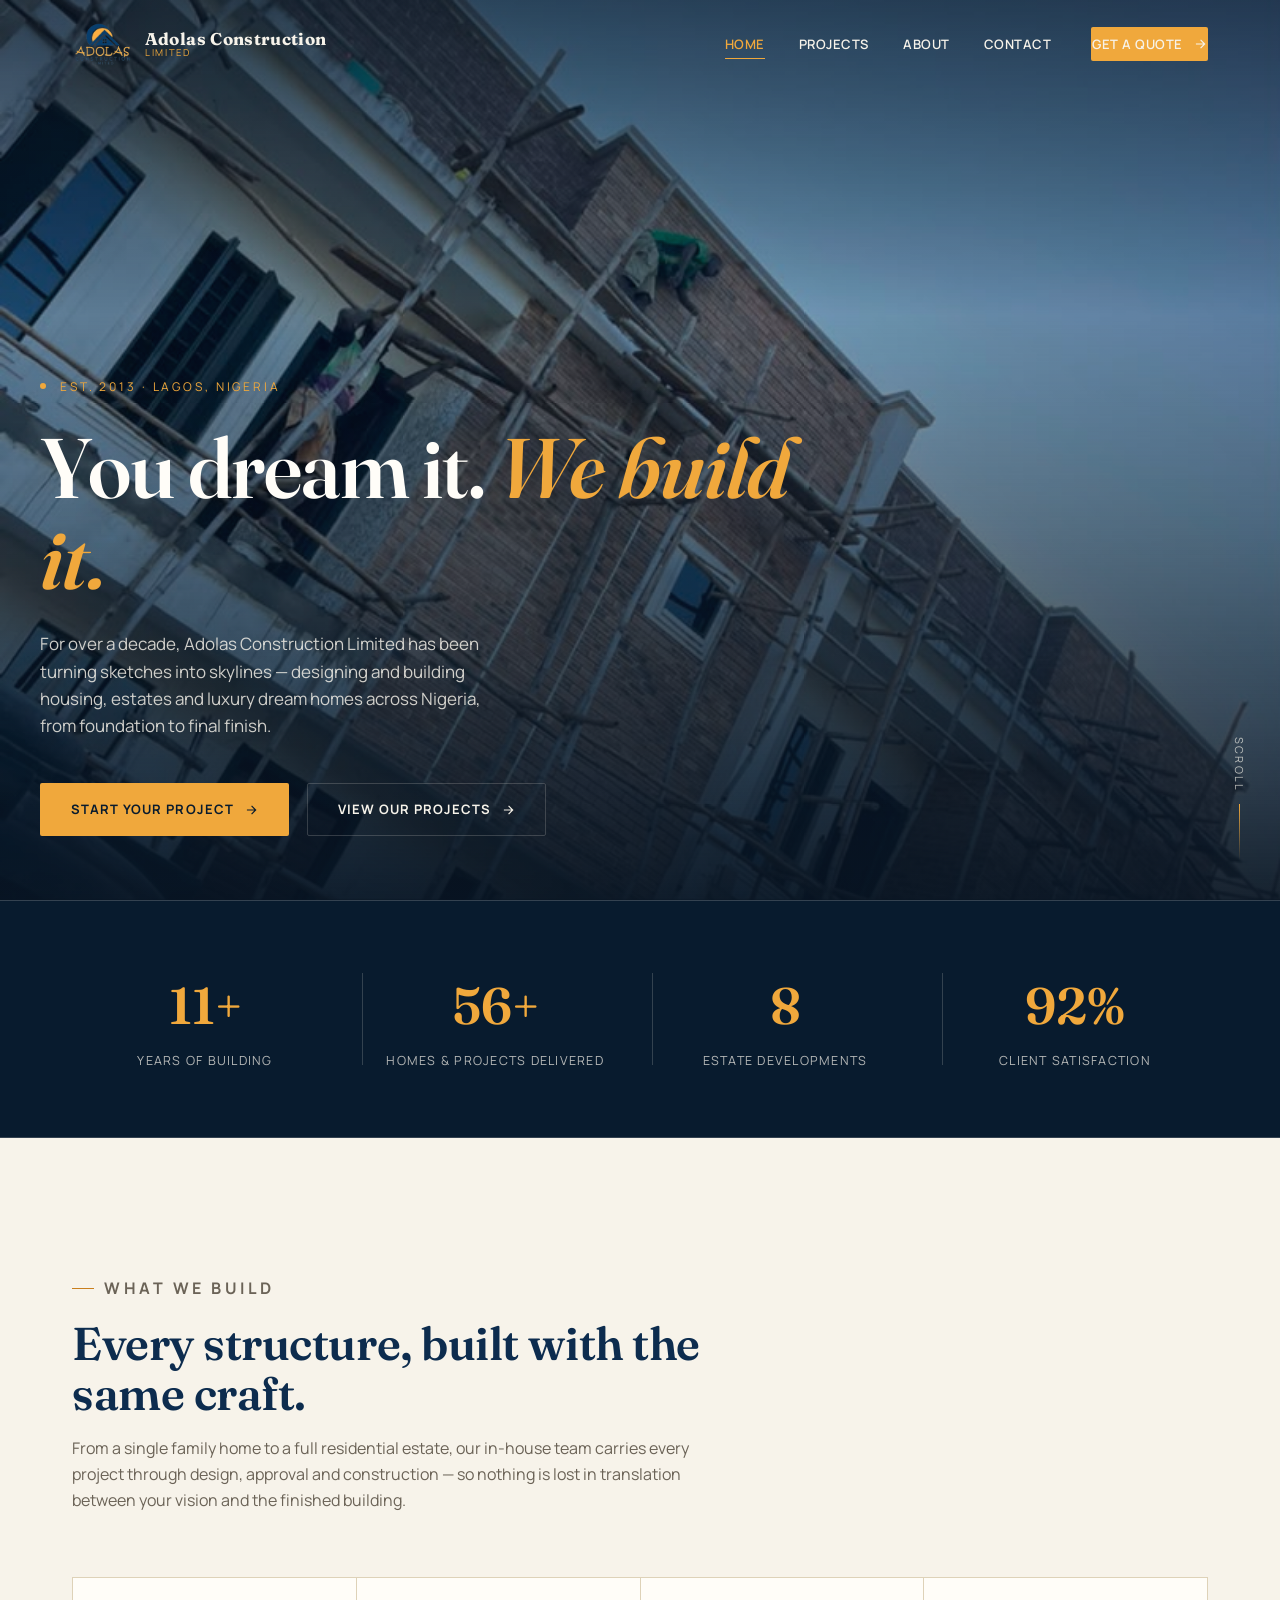
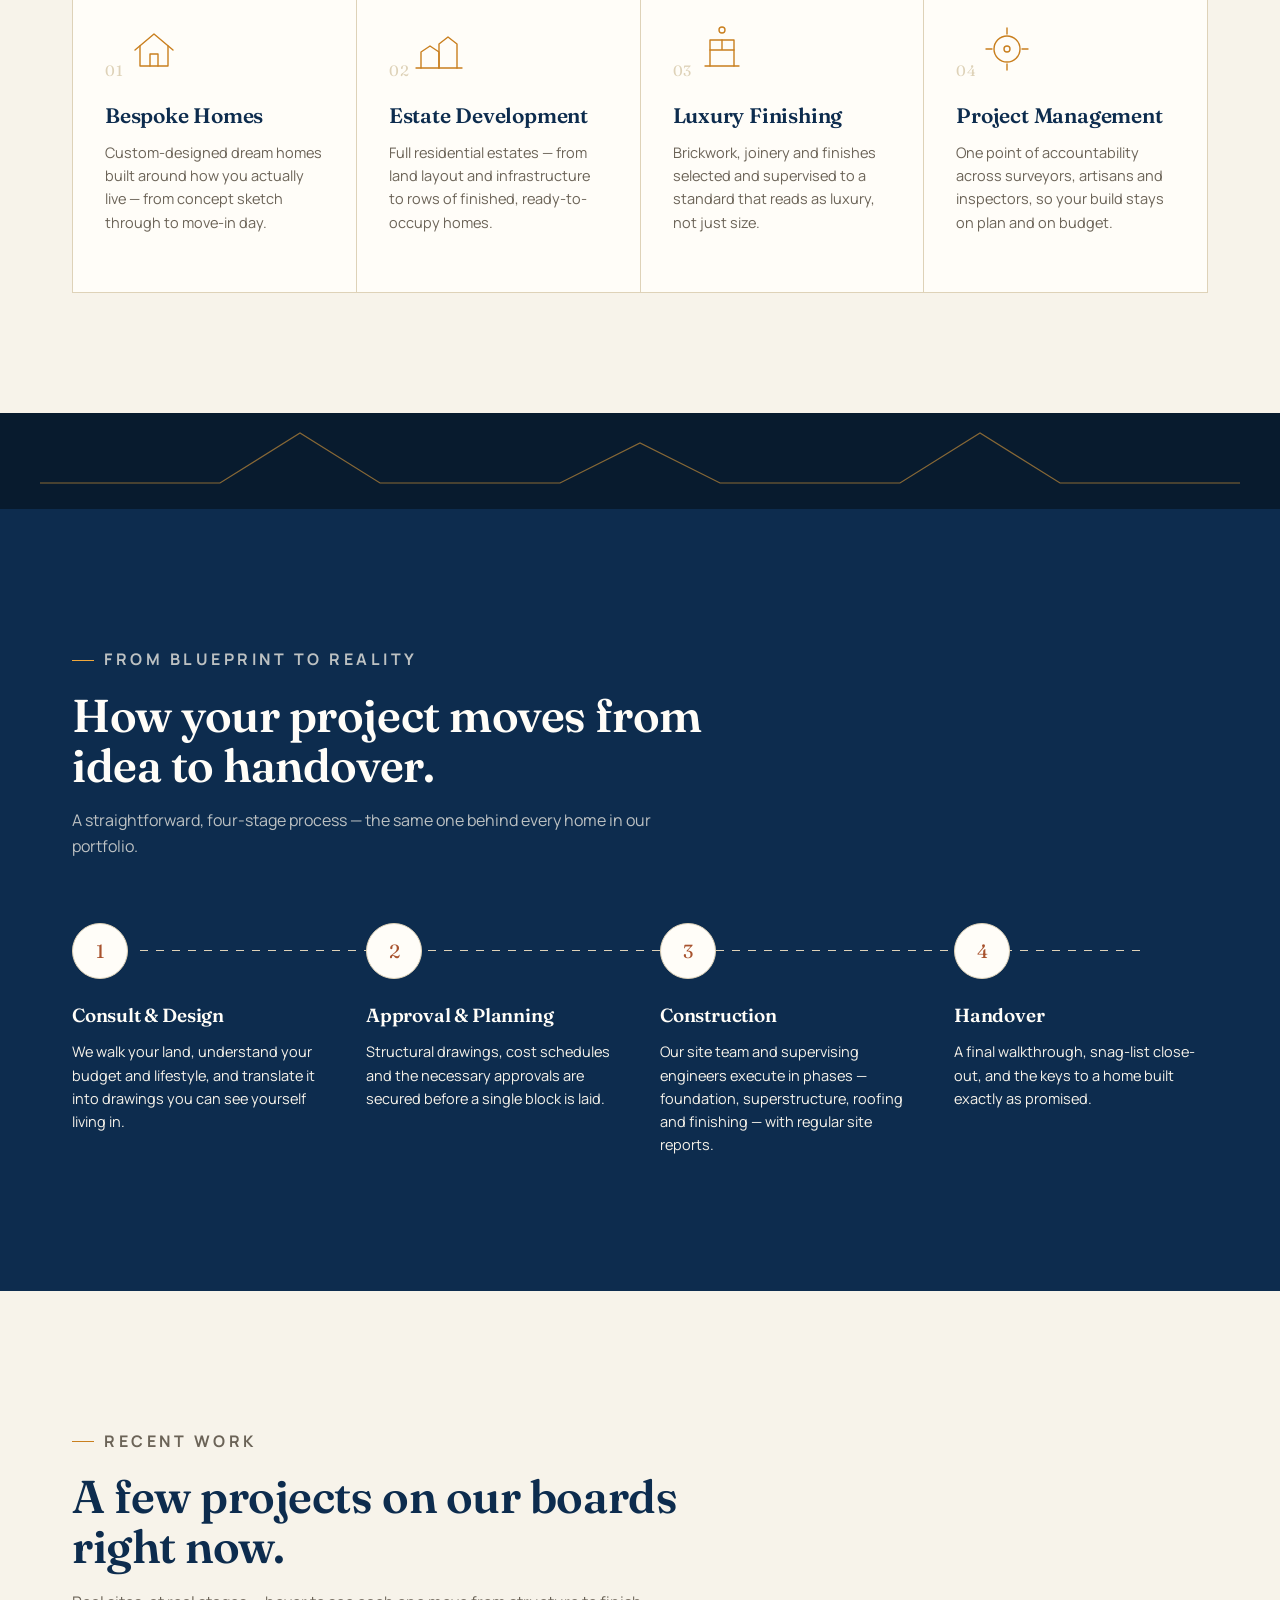
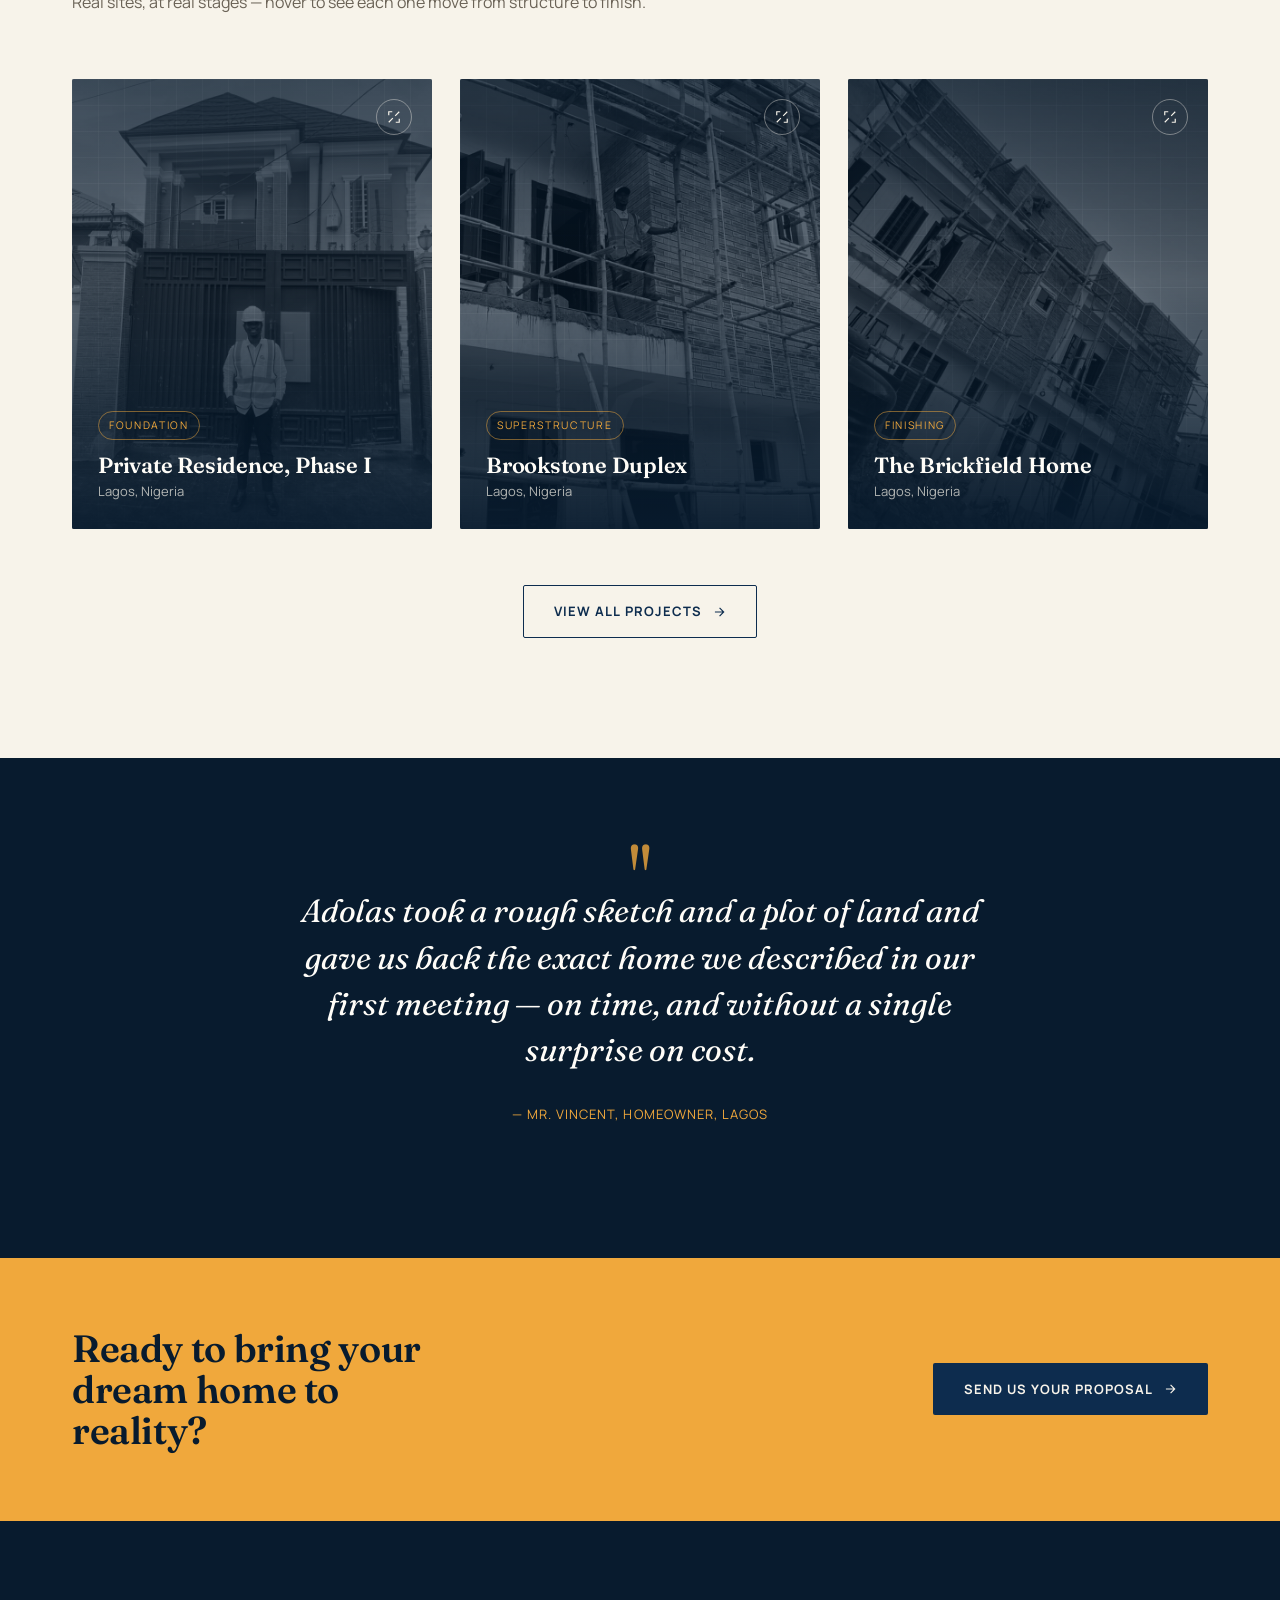
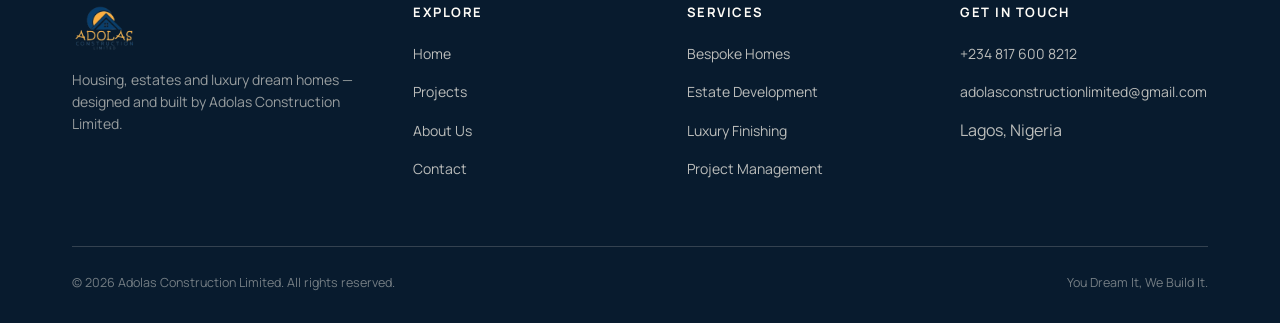
<file: index.html>
<!DOCTYPE html>
<html lang="en">
<head>
<meta charset="UTF-8">
<meta name="viewport" content="width=device-width, initial-scale=1.0">
<title>Adolas Construction Limited — You Dream It, We Build It</title>
<meta name="description" content="Adolas Construction Limited (ACL) designs and builds bespoke homes, estates and luxury residences across Nigeria. Over a decade of turning dream homes into reality.">
<link rel="icon" href="assets/img/logo.png">
<link rel="preconnect" href="https://fonts.googleapis.com">
<link rel="preconnect" href="https://fonts.gstatic.com" crossorigin>
<link href="https://fonts.googleapis.com/css2?family=Fraunces:ital,opsz,wght@0,9..144,500;0,9..144,600;1,9..144,500&family=Manrope:wght@400;500;600;700;800&display=swap" rel="stylesheet">
<link rel="stylesheet" href="css/style.css">
</head>
<body>
<a class="skip-link" href="#main">Skip to content</a>

<!-- ================= HEADER ================= -->
<header class="site-header">
  <div class="container">
    <a class="brand" href="index.html">
      <img src="assets/img/logo.png" alt="Adolas Construction Limited logo">
      <span class="brand-text"><strong>Adolas Construction</strong><span>Limited</span></span>
    </a>
    <nav class="main-nav" id="main-nav">
      <ul>
        <li><a href="index.html">Home</a></li>
        <li><a href="projects.html">Projects</a></li>
        <li><a href="about.html">About</a></li>
        <li><a href="contact.html">Contact</a></li>
      </ul>
      <div class="nav-cta">
        <a class="btn btn-gold" href="contact.html"><span>Get a Quote</span>
          <svg viewBox="0 0 24 24" fill="none" stroke="currentColor" stroke-width="2"><path d="M5 12h14M13 5l7 7-7 7"/></svg>
        </a>
      </div>
    </nav>
    <button class="nav-toggle" aria-label="Toggle menu" aria-expanded="false" aria-controls="main-nav">
      <svg viewBox="0 0 24 24" fill="none" stroke="currentColor" stroke-width="2"><path d="M4 7h16M4 12h16M4 17h16"/></svg>
    </button>
  </div>
</header>

<main id="main">

  <!-- ================= HERO ================= -->
  <section class="hero">
    <div class="hero-media">
      <img src="assets/img/site-06.jpeg" alt="A nearly-completed two-storey brick residence built by Adolas Construction Limited">
    </div>
    <div class="hero-inner container">
      <p class="hero-tag"><span class="dot"></span> Est. 2013 · Lagos, Nigeria</p>
      <h1>You dream it. <em>We build it.</em></h1>
      <p class="hero-sub">For over a decade, Adolas Construction Limited has been turning sketches into skylines — designing and building housing, estates and luxury dream homes across Nigeria, from foundation to final finish.</p>
      <div class="hero-actions">
        <a class="btn btn-gold" href="contact.html">Start Your Project
          <svg viewBox="0 0 24 24" fill="none" stroke="currentColor" stroke-width="2"><path d="M5 12h14M13 5l7 7-7 7"/></svg>
        </a>
        <a class="btn btn-line" href="projects.html">View Our Projects
          <svg viewBox="0 0 24 24" fill="none" stroke="currentColor" stroke-width="2"><path d="M5 12h14M13 5l7 7-7 7"/></svg>
        </a>
      </div>
    </div>
    <div class="hero-scroll">
      <span>Scroll</span>
      <div class="line"></div>
    </div>
  </section>

  <!-- ================= STATS ================= -->
  <section class="stats">
    <div class="container stats-grid">
      <div class="stat reveal"><b data-count="12" data-suffix="+">0</b><span>Years of Building</span></div>
      <div class="stat reveal"><b data-count="60" data-suffix="+">0</b><span>Homes &amp; Projects Delivered</span></div>
      <div class="stat reveal"><b data-count="8" data-suffix="">0</b><span>Estate Developments</span></div>
      <div class="stat reveal"><b data-count="98" data-suffix="%">0</b><span>Client Satisfaction</span></div>
    </div>
  </section>

  <!-- ================= WHAT WE BUILD ================= -->
  <section class="section">
    <div class="container">
      <div class="section-head reveal">
        <p class="eyebrow">What We Build</p>
        <h2>Every structure, built with the same craft.</h2>
        <p>From a single family home to a full residential estate, our in-house team carries every project through design, approval and construction — so nothing is lost in translation between your vision and the finished building.</p>
      </div>
    </div>
    <div class="container">
      <div class="services-grid reveal-stagger">
        <div class="service-card reveal" style="--i:0">
          <span class="num">01</span>
          <svg class="sketch-icon" viewBox="0 0 54 54"><path d="M8 28L27 12l19 16"/><path d="M13 24v20h28V24"/><path d="M23 44V32h8v12"/></svg>
          <h3>Bespoke Homes</h3>
          <p>Custom-designed dream homes built around how you actually live — from concept sketch through to move-in day.</p>
        </div>
        <div class="service-card reveal" style="--i:1">
          <span class="num">02</span>
          <svg class="sketch-icon" viewBox="0 0 54 54"><path d="M4 46h46"/><path d="M9 46V30l9-6 9 6v16"/><path d="M27 46V22l9-7 9 7v24"/></svg>
          <h3>Estate Development</h3>
          <p>Full residential estates — from land layout and infrastructure to rows of finished, ready-to-occupy homes.</p>
        </div>
        <div class="service-card reveal" style="--i:2">
          <span class="num">03</span>
          <svg class="sketch-icon" viewBox="0 0 54 54"><path d="M10 44h34"/><path d="M15 44V18h24v26"/><path d="M15 28h24M27 18v10"/><circle cx="27" cy="8" r="3"/></svg>
          <h3>Luxury Finishing</h3>
          <p>Brickwork, joinery and finishes selected and supervised to a standard that reads as luxury, not just size.</p>
        </div>
        <div class="service-card reveal" style="--i:3">
          <span class="num">04</span>
          <svg class="sketch-icon" viewBox="0 0 54 54"><path d="M27 6v6M27 42v6M6 27h6M42 27h6"/><circle cx="27" cy="27" r="13"/><circle cx="27" cy="27" r="3"/></svg>
          <h3>Project Management</h3>
          <p>One point of accountability across surveyors, artisans and inspectors, so your build stays on plan and on budget.</p>
        </div>
      </div>
    </div>
  </section>

  <!-- ================= BLUEPRINT DIVIDER ================= -->
  <div class="blueprint-divider" aria-hidden="true">
    <svg viewBox="0 0 1200 96" preserveAspectRatio="none">
      <path d="M0 70 L180 70 L260 20 L340 70 L520 70 L600 30 L680 70 L860 70 L940 20 L1020 70 L1200 70"/>
    </svg>
  </div>

  <!-- ================= PROCESS ================= -->
  <section class="section section-navy">
    <div class="container">
      <div class="section-head reveal">
        <p class="eyebrow on-dark">From Blueprint to Reality</p>
        <h2>How your project moves from idea to handover.</h2>
        <p>A straightforward, four-stage process — the same one behind every home in our portfolio.</p>
      </div>
      <div class="process reveal-stagger">
        <div class="step reveal" style="--i:0">
          <div class="step-index">1</div>
          <h3>Consult &amp; Design</h3>
          <p>We walk your land, understand your budget and lifestyle, and translate it into drawings you can see yourself living in.</p>
        </div>
        <div class="step reveal" style="--i:1">
          <div class="step-index">2</div>
          <h3>Approval &amp; Planning</h3>
          <p>Structural drawings, cost schedules and the necessary approvals are secured before a single block is laid.</p>
        </div>
        <div class="step reveal" style="--i:2">
          <div class="step-index">3</div>
          <h3>Construction</h3>
          <p>Our site team and supervising engineers execute in phases — foundation, superstructure, roofing and finishing — with regular site reports.</p>
        </div>
        <div class="step reveal" style="--i:3">
          <div class="step-index">4</div>
          <h3>Handover</h3>
          <p>A final walkthrough, snag-list close-out, and the keys to a home built exactly as promised.</p>
        </div>
      </div>
    </div>
  </section>

  <!-- ================= FEATURED PROJECTS ================= -->
  <section class="section">
    <div class="container">
      <div class="section-head reveal">
        <p class="eyebrow">Recent Work</p>
        <h2>A few projects on our boards right now.</h2>
        <p>Real sites, at real stages — hover to see each one move from structure to finish.</p>
      </div>
      <div class="project-grid">
        <a class="project-card reveal" style="--i:0" href="projects.html">
          <span class="photo" style="background-image:url('assets/img/site-07.jpeg')"></span>
          <span class="grid-lines"></span>
          <span class="blueprint-overlay"></span>
          <span class="expand"><svg viewBox="0 0 24 24" fill="none" stroke="currentColor" stroke-width="2"><path d="M9 3H3v6M15 21h6v-6M21 3l-7 7M3 21l7-7"/></svg></span>
          <span class="card-body">
            <span class="tag">Foundation</span>
            <h3>Private Residence, Phase I</h3>
            <span class="loc">Lagos, Nigeria</span>
          </span>
        </a>
        <a class="project-card reveal" style="--i:1" href="projects.html">
          <span class="photo" style="background-image:url('assets/img/site-03.jpeg')"></span>
          <span class="grid-lines"></span>
          <span class="blueprint-overlay"></span>
          <span class="expand"><svg viewBox="0 0 24 24" fill="none" stroke="currentColor" stroke-width="2"><path d="M9 3H3v6M15 21h6v-6M21 3l-7 7M3 21l7-7"/></svg></span>
          <span class="card-body">
            <span class="tag">Superstructure</span>
            <h3>Brookstone Duplex</h3>
            <span class="loc">Lagos, Nigeria</span>
          </span>
        </a>
        <a class="project-card reveal" style="--i:2" href="projects.html">
          <span class="photo" style="background-image:url('assets/img/site-06.jpeg')"></span>
          <span class="grid-lines"></span>
          <span class="blueprint-overlay"></span>
          <span class="expand"><svg viewBox="0 0 24 24" fill="none" stroke="currentColor" stroke-width="2"><path d="M9 3H3v6M15 21h6v-6M21 3l-7 7M3 21l7-7"/></svg></span>
          <span class="card-body">
            <span class="tag">Finishing</span>
            <h3>The Brickfield Home</h3>
            <span class="loc">Lagos, Nigeria</span>
          </span>
        </a>
      </div>
      <div class="view-all-row reveal">
        <a class="btn btn-outline-navy" href="projects.html">View All Projects
          <svg viewBox="0 0 24 24" fill="none" stroke="currentColor" stroke-width="2"><path d="M5 12h14M13 5l7 7-7 7"/></svg>
        </a>
      </div>
    </div>
  </section>

  <!-- ================= TESTIMONIAL ================= -->
  <section class="section section-deep">
    <div class="container testimonial reveal">
      <span class="testimonial-quote-mark">"</span>
      <blockquote>Adolas took a rough sketch and a plot of land and gave us back the exact home we described in our first meeting — on time, and without a single surprise on cost.</blockquote>
      <p class="who">— Mr. Vincent, Homeowner, Lagos</p>
    </div>
  </section>

  <!-- ================= CTA ================= -->
  <section class="cta-band">
    <div class="container">
      <h2>Ready to bring your dream home to reality?</h2>
      <a class="btn btn-navy" href="contact.html">Send Us Your Proposal
        <svg viewBox="0 0 24 24" fill="none" stroke="currentColor" stroke-width="2"><path d="M5 12h14M13 5l7 7-7 7"/></svg>
      </a>
    </div>
  </section>

</main>

<!-- ================= FOOTER ================= -->
<footer class="site-footer">
  <div class="container">
    <div class="footer-top">
      <div class="footer-brand">
        <img src="assets/img/logo.png" alt="Adolas Construction Limited logo">
        <p>Housing, estates and luxury dream homes — designed and built by Adolas Construction Limited.</p>
      </div>
      <div class="footer-col">
        <h4>Explore</h4>
        <ul>
          <li><a href="index.html">Home</a></li>
          <li><a href="projects.html">Projects</a></li>
          <li><a href="about.html">About Us</a></li>
          <li><a href="contact.html">Contact</a></li>
        </ul>
      </div>
      <div class="footer-col">
        <h4>Services</h4>
        <ul>
          <li><a href="index.html#main">Bespoke Homes</a></li>
          <li><a href="index.html#main">Estate Development</a></li>
          <li><a href="index.html#main">Luxury Finishing</a></li>
          <li><a href="index.html#main">Project Management</a></li>
        </ul>
      </div>
      <div class="footer-col">
        <h4>Get in Touch</h4>
        <ul>
          <li><a href="tel:+2348176008212">+234 817 600 8212</a></li>
          <li><a href="mailto:adolasconstructionlimited@gmail.com">adolasconstructionlimited@gmail.com</a></li>
          <li>Lagos, Nigeria</li>
        </ul>
      </div>
    </div>
    <div class="footer-bottom">
      <span>© <span id="year"></span> Adolas Construction Limited. All rights reserved.</span>
      <span>You Dream It, We Build It.</span>
    </div>
  </div>
</footer>

<script src="js/main.js"></script>
</body>
</html>
</file>
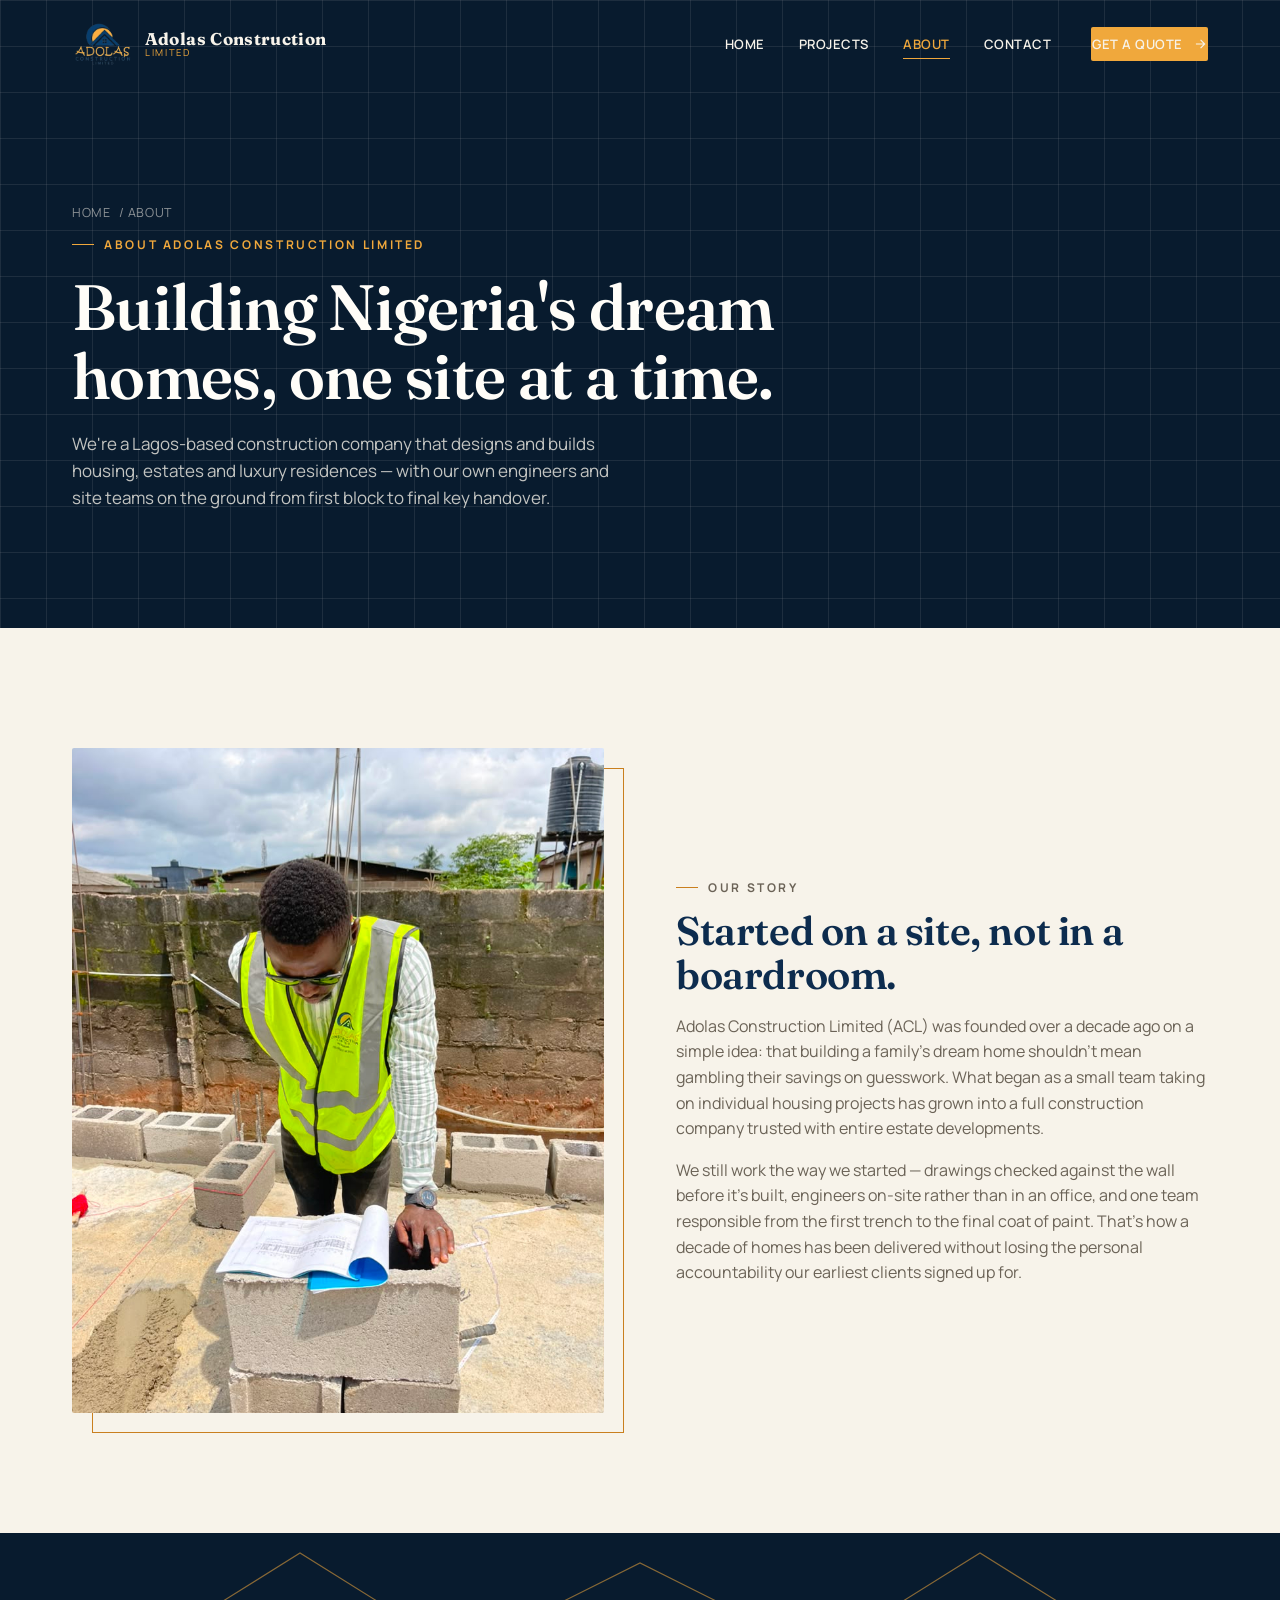
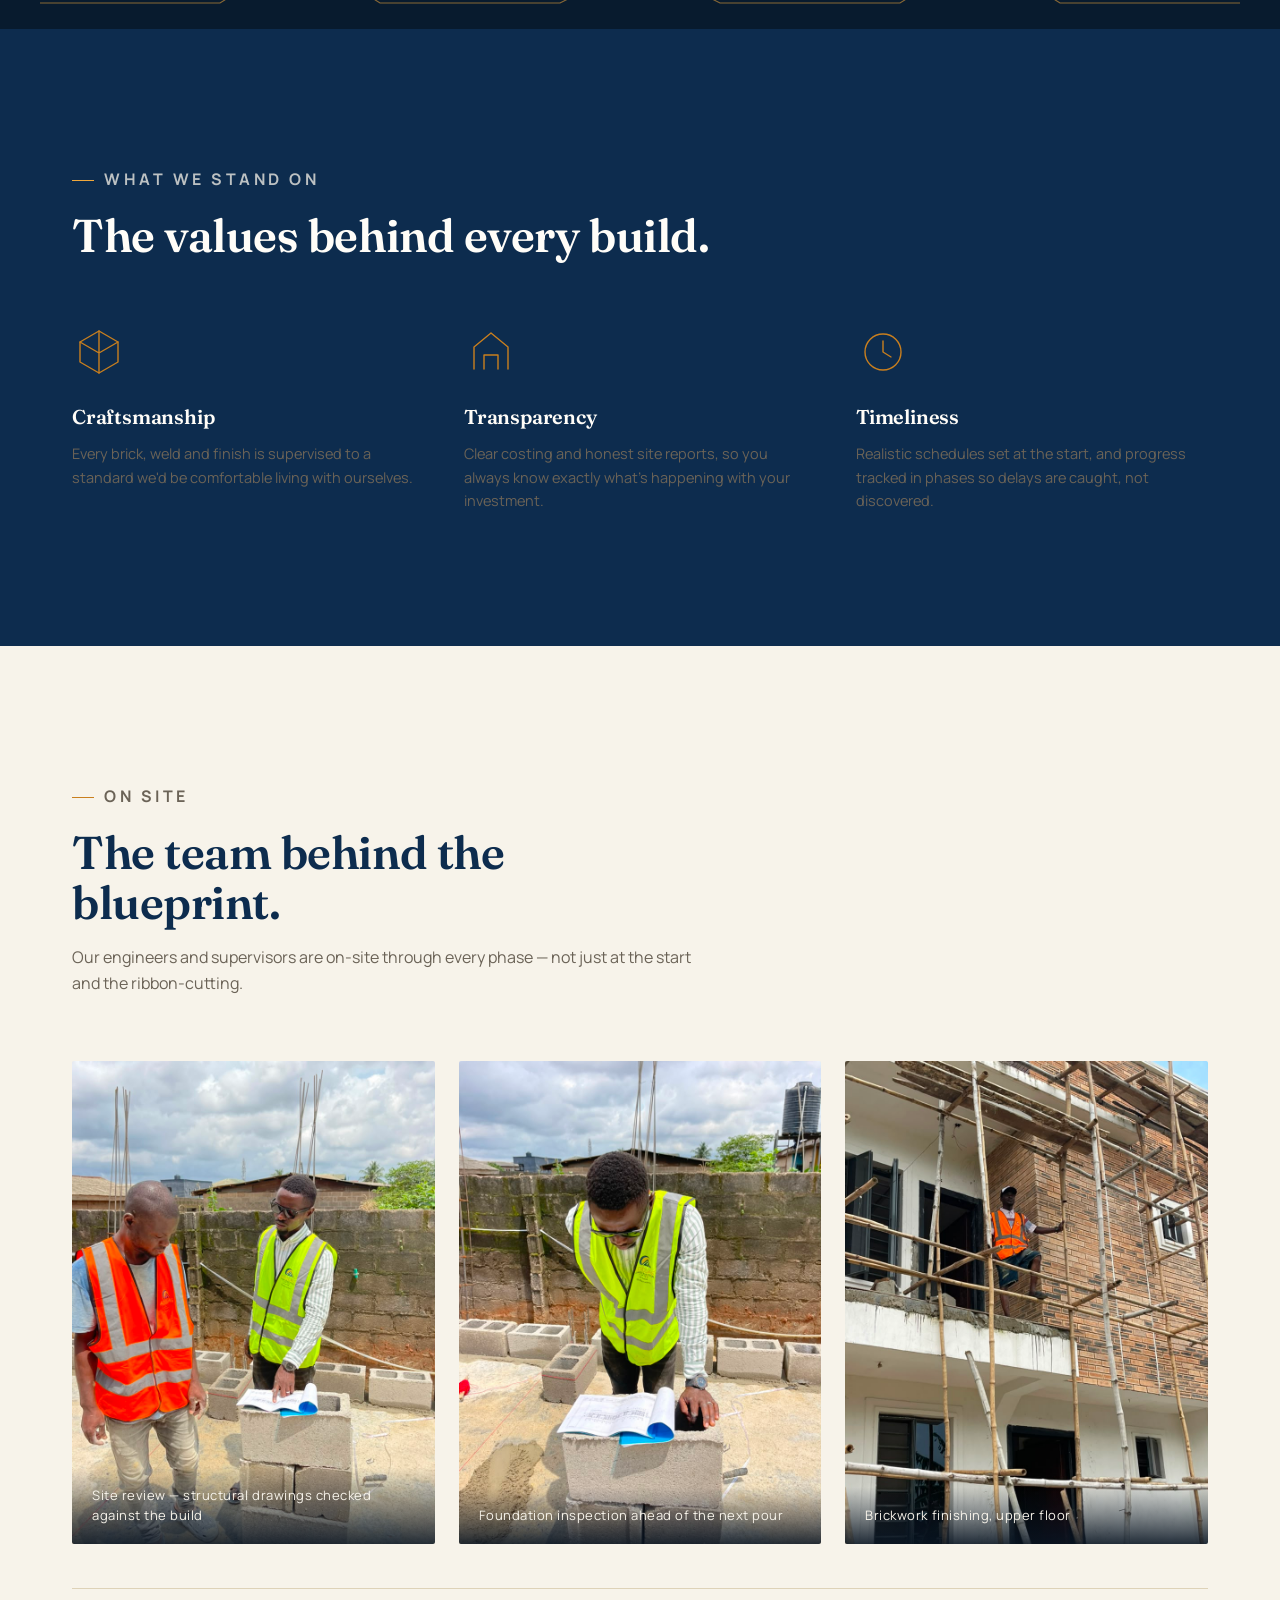
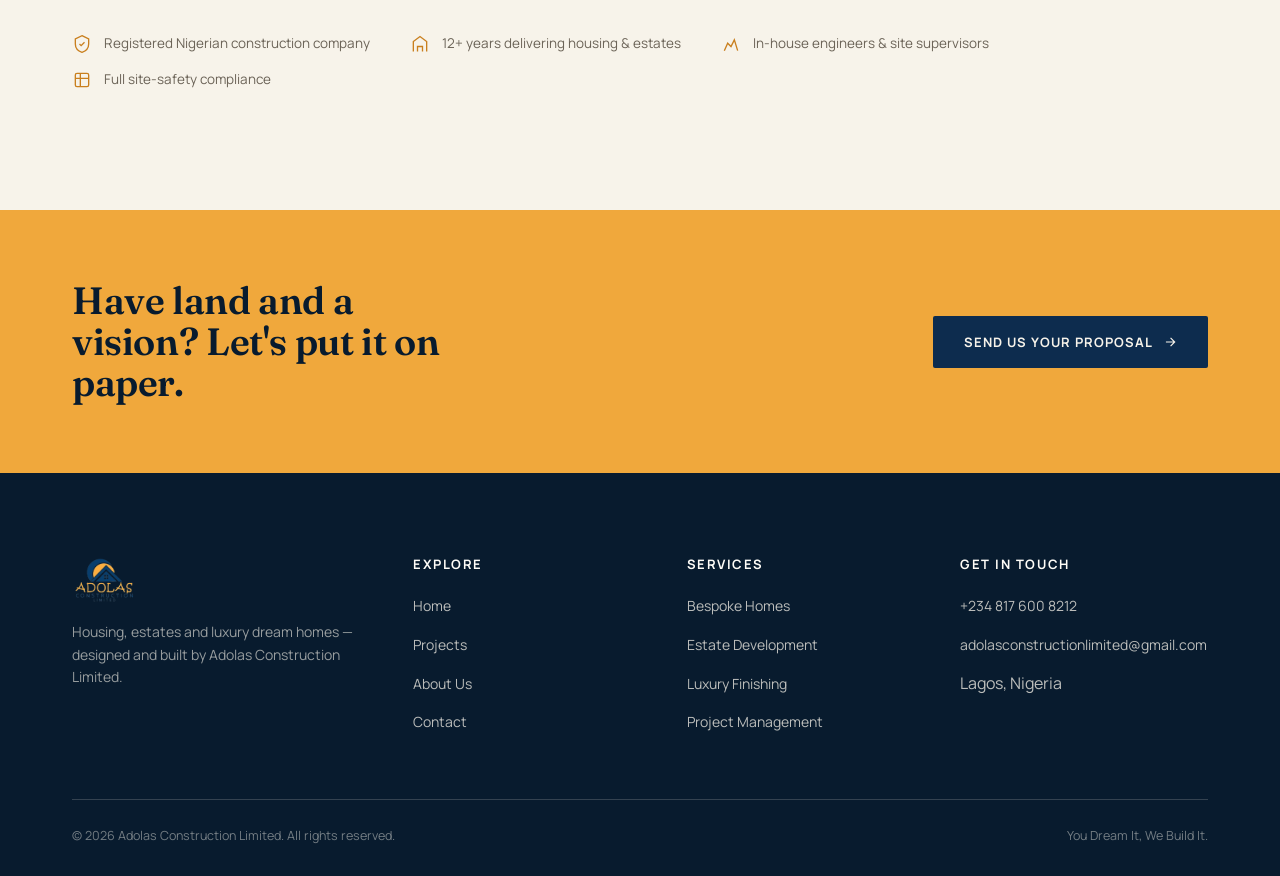
<file: about.html>
<!DOCTYPE html>
<html lang="en">
<head>
<meta charset="UTF-8">
<meta name="viewport" content="width=device-width, initial-scale=1.0">
<title>About Us — Adolas Construction Limited</title>
<meta name="description" content="Adolas Construction Limited has spent over a decade building housing, estates and luxury homes across Nigeria. Learn our story, values and team.">
<link rel="icon" href="assets/img/logo.png">
<link rel="preconnect" href="https://fonts.googleapis.com">
<link rel="preconnect" href="https://fonts.gstatic.com" crossorigin>
<link href="https://fonts.googleapis.com/css2?family=Fraunces:ital,opsz,wght@0,9..144,500;0,9..144,600;1,9..144,500&family=Manrope:wght@400;500;600;700;800&display=swap" rel="stylesheet">
<link rel="stylesheet" href="css/style.css">
</head>
<body>
<a class="skip-link" href="#main">Skip to content</a>

<!-- ================= HEADER ================= -->
<header class="site-header">
  <div class="container">
    <a class="brand" href="index.html">
      <img src="assets/img/logo.png" alt="Adolas Construction Limited logo">
      <span class="brand-text"><strong>Adolas Construction</strong><span>Limited</span></span>
    </a>
    <nav class="main-nav" id="main-nav">
      <ul>
        <li><a href="index.html">Home</a></li>
        <li><a href="projects.html">Projects</a></li>
        <li><a href="about.html">About</a></li>
        <li><a href="contact.html">Contact</a></li>
      </ul>
      <div class="nav-cta">
        <a class="btn btn-gold" href="contact.html"><span>Get a Quote</span>
          <svg viewBox="0 0 24 24" fill="none" stroke="currentColor" stroke-width="2"><path d="M5 12h14M13 5l7 7-7 7"/></svg>
        </a>
      </div>
    </nav>
    <button class="nav-toggle" aria-label="Toggle menu" aria-expanded="false" aria-controls="main-nav">
      <svg viewBox="0 0 24 24" fill="none" stroke="currentColor" stroke-width="2"><path d="M4 7h16M4 12h16M4 17h16"/></svg>
    </button>
  </div>
</header>

<main id="main">

  <!-- ================= PAGE HERO ================= -->
  <section class="page-hero">
    <div class="grid-lines" aria-hidden="true"></div>
    <div class="container">
      <p class="breadcrumb"><a href="index.html">Home</a> / About</p>
      <p class="eyebrow on-dark">About Adolas Construction Limited</p>
      <h1>Building Nigeria's dream homes, one site at a time.</h1>
      <p class="lede">We're a Lagos-based construction company that designs and builds housing, estates and luxury residences — with our own engineers and site teams on the ground from first block to final key handover.</p>
    </div>
  </section>

  <!-- ================= STORY ================= -->
  <section class="section">
    <div class="container">
      <div class="split">
        <div class="split-media reveal">
          <img src="assets/img/site-02.jpeg" alt="An Adolas Construction site supervisor reviewing structural drawings on-site">
          <div class="frame" aria-hidden="true"></div>
        </div>
        <div class="reveal">
          <p class="eyebrow">Our Story</p>
          <h2>Started on a site, not in a boardroom.</h2>
          <p>Adolas Construction Limited (ACL) was founded over a decade ago on a simple idea: that building a family's dream home shouldn't mean gambling their savings on guesswork. What began as a small team taking on individual housing projects has grown into a full construction company trusted with entire estate developments.</p>
          <p>We still work the way we started — drawings checked against the wall before it's built, engineers on-site rather than in an office, and one team responsible from the first trench to the final coat of paint. That's how a decade of homes has been delivered without losing the personal accountability our earliest clients signed up for.</p>
        </div>
      </div>
    </div>
  </section>

  <!-- ================= BLUEPRINT DIVIDER ================= -->
  <div class="blueprint-divider" aria-hidden="true">
    <svg viewBox="0 0 1200 96" preserveAspectRatio="none">
      <path d="M0 70 L180 70 L260 20 L340 70 L520 70 L600 30 L680 70 L860 70 L940 20 L1020 70 L1200 70"/>
    </svg>
  </div>

  <!-- ================= VALUES ================= -->
  <section class="section section-navy">
    <div class="container">
      <div class="section-head reveal">
        <p class="eyebrow on-dark">What We Stand On</p>
        <h2>The values behind every build.</h2>
      </div>
      <div class="values-grid reveal-stagger">
        <div class="value-card reveal" style="--i:0">
          <svg class="sketch-icon" viewBox="0 0 54 54"><path d="M27 6l19 11v20l-19 11-19-11V17z"/><path d="M27 6v22l19-11M27 28L8 17M27 28v20"/></svg>
          <h3>Craftsmanship</h3>
          <p>Every brick, weld and finish is supervised to a standard we'd be comfortable living with ourselves.</p>
        </div>
        <div class="value-card reveal" style="--i:1">
          <svg class="sketch-icon" viewBox="0 0 54 54"><path d="M10 44V22l17-14 17 14v22"/><path d="M20 44V30h14v14"/></svg>
          <h3>Transparency</h3>
          <p>Clear costing and honest site reports, so you always know exactly what's happening with your investment.</p>
        </div>
        <div class="value-card reveal" style="--i:2">
          <svg class="sketch-icon" viewBox="0 0 54 54"><circle cx="27" cy="27" r="18"/><path d="M27 16v11l8 5"/></svg>
          <h3>Timeliness</h3>
          <p>Realistic schedules set at the start, and progress tracked in phases so delays are caught, not discovered.</p>
        </div>
      </div>
    </div>
  </section>

  <!-- ================= TEAM ON SITE ================= -->
  <section class="section">
    <div class="container">
      <div class="section-head reveal">
        <p class="eyebrow">On Site</p>
        <h2>The team behind the blueprint.</h2>
        <p>Our engineers and supervisors are on-site through every phase — not just at the start and the ribbon-cutting.</p>
      </div>
      <div class="team-strip reveal-stagger">
        <div class="team-photo reveal" style="--i:0">
          <img src="assets/img/site-01.jpeg" alt="Adolas Construction site team reviewing structural drawings against the blockwork">
          <div class="cap">Site review — structural drawings checked against the build</div>
        </div>
        <div class="team-photo reveal" style="--i:1">
          <img src="assets/img/site-02.jpeg" alt="Adolas Construction supervisor inspecting a foundation column">
          <div class="cap">Foundation inspection ahead of the next pour</div>
        </div>
        <div class="team-photo reveal" style="--i:2">
          <img src="assets/img/site-03.jpeg" alt="Adolas Construction team member on scaffolding during brickwork finishing">
          <div class="cap">Brickwork finishing, upper floor</div>
        </div>
      </div>

      <div class="credentials reveal">
        <div class="credential">
          <svg viewBox="0 0 24 24" fill="none" stroke="currentColor" stroke-width="1.6"><path d="M12 2l8 4v6c0 5-3.5 8.5-8 10-4.5-1.5-8-5-8-10V6z"/><path d="M9 12l2 2 4-4"/></svg>
          Registered Nigerian construction company
        </div>
        <div class="credential">
          <svg viewBox="0 0 24 24" fill="none" stroke="currentColor" stroke-width="1.6"><path d="M4 21V9l8-6 8 6v12"/><path d="M9 21v-6h6v6"/></svg>
          12+ years delivering housing &amp; estates
        </div>
        <div class="credential">
          <svg viewBox="0 0 24 24" fill="none" stroke="currentColor" stroke-width="1.6"><path d="M4 20l4-9 4 4 4-8 4 13"/></svg>
          In-house engineers &amp; site supervisors
        </div>
        <div class="credential">
          <svg viewBox="0 0 24 24" fill="none" stroke="currentColor" stroke-width="1.6"><rect x="4" y="4" width="16" height="16" rx="2"/><path d="M4 10h16M10 4v16"/></svg>
          Full site-safety compliance
        </div>
      </div>
    </div>
  </section>

  <!-- ================= CTA ================= -->
  <section class="cta-band">
    <div class="container">
      <h2>Have land and a vision? Let's put it on paper.</h2>
      <a class="btn btn-navy" href="contact.html">Send Us Your Proposal
        <svg viewBox="0 0 24 24" fill="none" stroke="currentColor" stroke-width="2"><path d="M5 12h14M13 5l7 7-7 7"/></svg>
      </a>
    </div>
  </section>

</main>

<!-- ================= FOOTER ================= -->
<footer class="site-footer">
  <div class="container">
    <div class="footer-top">
      <div class="footer-brand">
        <img src="assets/img/logo.png" alt="Adolas Construction Limited logo">
        <p>Housing, estates and luxury dream homes — designed and built by Adolas Construction Limited.</p>
      </div>
      <div class="footer-col">
        <h4>Explore</h4>
        <ul>
          <li><a href="index.html">Home</a></li>
          <li><a href="projects.html">Projects</a></li>
          <li><a href="about.html">About Us</a></li>
          <li><a href="contact.html">Contact</a></li>
        </ul>
      </div>
      <div class="footer-col">
        <h4>Services</h4>
        <ul>
          <li><a href="index.html#main">Bespoke Homes</a></li>
          <li><a href="index.html#main">Estate Development</a></li>
          <li><a href="index.html#main">Luxury Finishing</a></li>
          <li><a href="index.html#main">Project Management</a></li>
        </ul>
      </div>
      <div class="footer-col">
        <h4>Get in Touch</h4>
        <ul>
          <li><a href="tel:+2348176008212">+234 817 600 8212</a></li>
          <li><a href="mailto:adolasconstructionlimited@gmail.com">adolasconstructionlimited@gmail.com</a></li>
          <li>Lagos, Nigeria</li>
        </ul>
      </div>
    </div>
    <div class="footer-bottom">
      <span>© <span id="year"></span> Adolas Construction Limited. All rights reserved.</span>
      <span>You Dream It, We Build It.</span>
    </div>
  </div>
</footer>

<script src="js/main.js"></script>
</body>
</html>
</file>
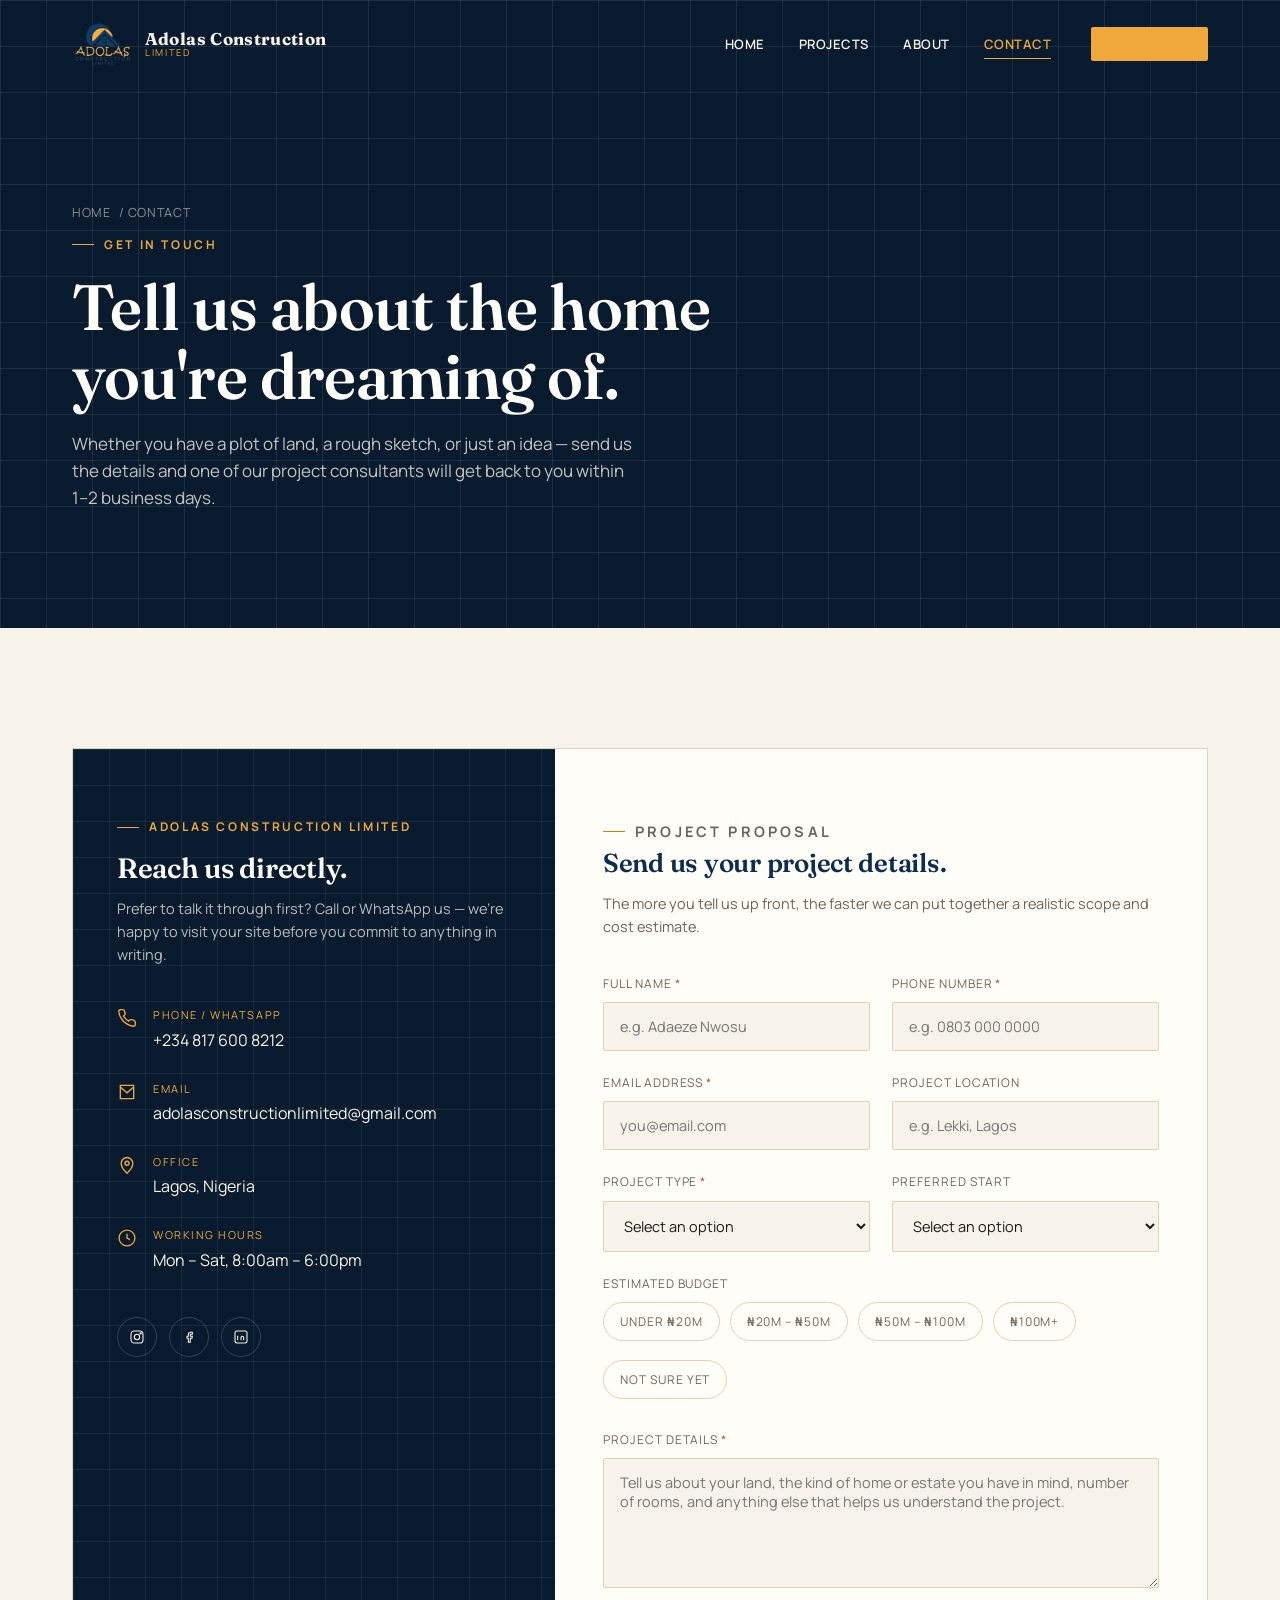
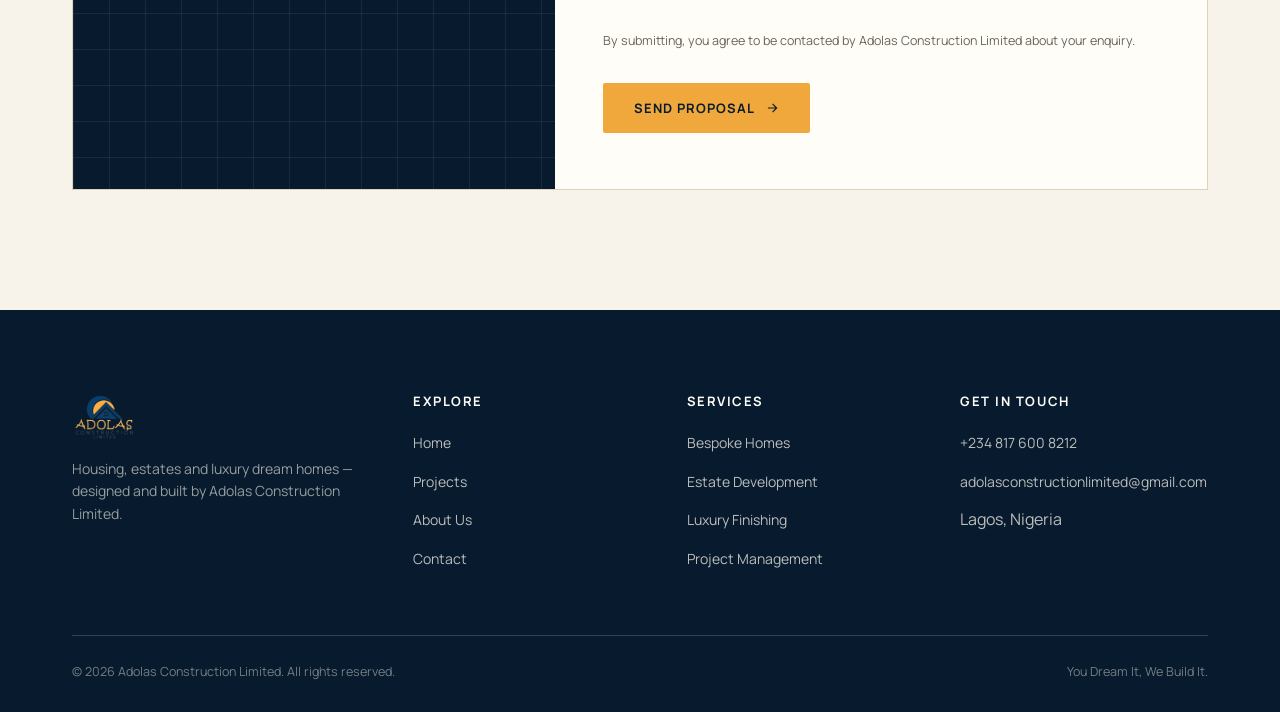
<file: contact.html>
<!DOCTYPE html>
<html lang="en">
<head>
<meta charset="UTF-8">
<meta name="viewport" content="width=device-width, initial-scale=1.0">
<title>Contact &amp; Get a Quote — Adolas Construction Limited</title>
<meta name="description" content="Send Adolas Construction Limited a message or a project proposal. Tell us about your land, budget and vision, and our team will respond within 1-2 business days.">
<link rel="icon" href="assets/img/logo.png">
<link rel="preconnect" href="https://fonts.googleapis.com">
<link rel="preconnect" href="https://fonts.gstatic.com" crossorigin>
<link href="https://fonts.googleapis.com/css2?family=Fraunces:ital,opsz,wght@0,9..144,500;0,9..144,600;1,9..144,500&family=Manrope:wght@400;500;600;700;800&display=swap" rel="stylesheet">
<link rel="stylesheet" href="css/style.css">
</head>
<body>
<a class="skip-link" href="#main">Skip to content</a>

<!-- ================= HEADER ================= -->
<header class="site-header">
  <div class="container">
    <a class="brand" href="index.html">
      <img src="assets/img/logo.png" alt="Adolas Construction Limited logo">
      <span class="brand-text"><strong>Adolas Construction</strong><span>Limited</span></span>
    </a>
    <nav class="main-nav" id="main-nav">
      <ul>
        <li><a href="index.html">Home</a></li>
        <li><a href="projects.html">Projects</a></li>
        <li><a href="about.html">About</a></li>
        <li><a href="contact.html">Contact</a></li>
      </ul>
      <div class="nav-cta">
        <a class="btn btn-gold" href="contact.html"><span>Get a Quote</span>
          <svg viewBox="0 0 24 24" fill="none" stroke="currentColor" stroke-width="2"><path d="M5 12h14M13 5l7 7-7 7"/></svg>
        </a>
      </div>
    </nav>
    <button class="nav-toggle" aria-label="Toggle menu" aria-expanded="false" aria-controls="main-nav">
      <svg viewBox="0 0 24 24" fill="none" stroke="currentColor" stroke-width="2"><path d="M4 7h16M4 12h16M4 17h16"/></svg>
    </button>
  </div>
</header>

<main id="main">

  <!-- ================= PAGE HERO ================= -->
  <section class="page-hero">
    <div class="grid-lines" aria-hidden="true"></div>
    <div class="container">
      <p class="breadcrumb"><a href="index.html">Home</a> / Contact</p>
      <p class="eyebrow on-dark">Get In Touch</p>
      <h1>Tell us about the home you're dreaming of.</h1>
      <p class="lede">Whether you have a plot of land, a rough sketch, or just an idea — send us the details and one of our project consultants will get back to you within 1–2 business days.</p>
    </div>
  </section>

  <!-- ================= CONTACT + FORM ================= -->
  <section class="section">
    <div class="container">
      <div class="contact-wrap reveal">

        <div class="contact-info">
          <div class="grid-lines" aria-hidden="true"></div>
          <p class="eyebrow on-dark">Adolas Construction Limited</p>
          <h2>Reach us directly.</h2>
          <p class="lede">Prefer to talk it through first? Call or WhatsApp us — we're happy to visit your site before you commit to anything in writing.</p>

          <ul class="contact-list">
            <li>
              <svg viewBox="0 0 24 24" fill="none" stroke="currentColor" stroke-width="1.6"><path d="M22 16.9v3a2 2 0 01-2.2 2 19.8 19.8 0 01-8.6-3.1 19.5 19.5 0 01-6-6A19.8 19.8 0 012.1 4.2 2 2 0 014 2h3a2 2 0 012 1.7c.1.9.3 1.8.6 2.7a2 2 0 01-.5 2.1L7.9 9.7a16 16 0 006 6l1.2-1.2a2 2 0 012.1-.5c.9.3 1.8.5 2.7.6a2 2 0 011.7 2z"/></svg>
              <span><span class="label">Phone / WhatsApp</span><a href="tel:+2348176008212">+234 817 600 8212</a></span>
            </li>
            <li>
              <svg viewBox="0 0 24 24" fill="none" stroke="currentColor" stroke-width="1.6"><path d="M4 4h16v16H4z"/><path d="M4 6l8 7 8-7"/></svg>
              <span><span class="label">Email</span><a href="mailto:adolasconstructionlimited@gmail.com">adolasconstructionlimited@gmail.com</a></span>
            </li>
            <li>
              <svg viewBox="0 0 24 24" fill="none" stroke="currentColor" stroke-width="1.6"><path d="M12 22s7-6.5 7-12a7 7 0 10-14 0c0 5.5 7 12 7 12z"/><circle cx="12" cy="10" r="2.5"/></svg>
              <span><span class="label">Office</span>Lagos, Nigeria</span>
            </li>
            <li>
              <svg viewBox="0 0 24 24" fill="none" stroke="currentColor" stroke-width="1.6"><circle cx="12" cy="12" r="9.5"/><path d="M12 7v5l3.5 2"/></svg>
              <span><span class="label">Working Hours</span>Mon – Sat, 8:00am – 6:00pm</span>
            </li>
          </ul>

          <div class="social-row">
            <a href="#" aria-label="Adolas Construction on Instagram">
              <svg viewBox="0 0 24 24" fill="none" stroke="currentColor" stroke-width="1.6"><rect x="3" y="3" width="18" height="18" rx="5"/><circle cx="12" cy="12" r="4"/><circle cx="17.5" cy="6.5" r="1"/></svg>
            </a>
            <a href="#" aria-label="Adolas Construction on Facebook">
              <svg viewBox="0 0 24 24" fill="none" stroke="currentColor" stroke-width="1.6"><path d="M15 8h2V5h-2a4 4 0 00-4 4v2H9v3h2v6h3v-6h2.5l.5-3H14V9a1 1 0 011-1z"/></svg>
            </a>
            <a href="#" aria-label="Adolas Construction on LinkedIn">
              <svg viewBox="0 0 24 24" fill="none" stroke="currentColor" stroke-width="1.6"><rect x="3" y="3" width="18" height="18" rx="3"/><path d="M7 10v7M7 7v.01M12 17v-4a2 2 0 014 0v4M12 13v4"/></svg>
            </a>
          </div>
        </div>

        <div class="contact-form">
          <p class="eyebrow">Project Proposal</p>
          <h2>Send us your project details.</h2>
          <p>The more you tell us up front, the faster we can put together a realistic scope and cost estimate.</p>

          <div class="form-status" id="form-status"></div>

          <!--
            To receive these submissions by email with no backend of your own,
            replace the action below with: https://formsubmit.co/YOUR-EMAIL@example.com
            (FormSubmit will send a one-time confirmation link to that address).
          -->
          <form id="proposal-form" action="https://formsubmit.co/adolasconstructionlimited@gmail.com" novalidate>
            <input type="hidden" name="_subject" value="New project proposal — Adolas Construction website">
            <input type="text" name="_honey" style="display:none" tabindex="-1" autocomplete="off">

            <div class="form-row">
              <div class="field">
                <label for="name">Full Name <span class="req">*</span></label>
                <input type="text" id="name" name="name" placeholder="e.g. Adaeze Nwosu" required>
                <p class="error-msg">This field is required.</p>
              </div>
              <div class="field">
                <label for="phone">Phone Number <span class="req">*</span></label>
                <input type="tel" id="phone" name="phone" placeholder="e.g. 0803 000 0000" required>
                <p class="error-msg">This field is required.</p>
              </div>
            </div>

            <div class="form-row">
              <div class="field">
                <label for="email">Email Address <span class="req">*</span></label>
                <input type="email" id="email" name="email" placeholder="you@email.com" required>
                <p class="error-msg">This field is required.</p>
              </div>
              <div class="field">
                <label for="location">Project Location</label>
                <input type="text" id="location" name="location" placeholder="e.g. Lekki, Lagos">
              </div>
            </div>

            <div class="form-row">
              <div class="field">
                <label for="project-type">Project Type <span class="req">*</span></label>
                <select id="project-type" name="project_type" required>
                  <option value="">Select an option</option>
                  <option value="New Home Build">New Home Build</option>
                  <option value="Estate Development">Estate Development</option>
                  <option value="Renovation / Remodel">Renovation / Remodel</option>
                  <option value="Consultation Only">Consultation Only</option>
                  <option value="Other">Other</option>
                </select>
                <p class="error-msg">Please select a project type.</p>
              </div>
              <div class="field">
                <label for="timeline">Preferred Start</label>
                <select id="timeline" name="timeline">
                  <option value="">Select an option</option>
                  <option value="Immediately">Immediately</option>
                  <option value="Within 3 months">Within 3 months</option>
                  <option value="Within 6-12 months">Within 6–12 months</option>
                  <option value="Just exploring">Just exploring</option>
                </select>
              </div>
            </div>

            <div class="field">
              <label>Estimated Budget</label>
              <div class="budget-chips">
                <label class="chip"><input type="radio" name="budget" value="Under ₦20m">Under ₦20m</label>
                <label class="chip"><input type="radio" name="budget" value="₦20m - ₦50m">₦20m – ₦50m</label>
                <label class="chip"><input type="radio" name="budget" value="₦50m - ₦100m">₦50m – ₦100m</label>
                <label class="chip"><input type="radio" name="budget" value="₦100m+">₦100m+</label>
                <label class="chip"><input type="radio" name="budget" value="Not sure yet">Not sure yet</label>
              </div>
            </div>

            <div class="field">
              <label for="message">Project Details <span class="req">*</span></label>
              <textarea id="message" name="message" placeholder="Tell us about your land, the kind of home or estate you have in mind, number of rooms, and anything else that helps us understand the project." required></textarea>
              <p class="error-msg">Please tell us a bit about your project.</p>
            </div>

            <div class="form-foot">
              <p class="form-note">By submitting, you agree to be contacted by Adolas Construction Limited about your enquiry.</p>
              <button type="submit" class="btn btn-gold">Send Proposal
                <svg viewBox="0 0 24 24" fill="none" stroke="currentColor" stroke-width="2"><path d="M5 12h14M13 5l7 7-7 7"/></svg>
              </button>
            </div>
          </form>
        </div>

      </div>
    </div>
  </section>

</main>

<!-- ================= FOOTER ================= -->
<footer class="site-footer">
  <div class="container">
    <div class="footer-top">
      <div class="footer-brand">
        <img src="assets/img/logo.png" alt="Adolas Construction Limited logo">
        <p>Housing, estates and luxury dream homes — designed and built by Adolas Construction Limited.</p>
      </div>
      <div class="footer-col">
        <h4>Explore</h4>
        <ul>
          <li><a href="index.html">Home</a></li>
          <li><a href="projects.html">Projects</a></li>
          <li><a href="about.html">About Us</a></li>
          <li><a href="contact.html">Contact</a></li>
        </ul>
      </div>
      <div class="footer-col">
        <h4>Services</h4>
        <ul>
          <li><a href="index.html#main">Bespoke Homes</a></li>
          <li><a href="index.html#main">Estate Development</a></li>
          <li><a href="index.html#main">Luxury Finishing</a></li>
          <li><a href="index.html#main">Project Management</a></li>
        </ul>
      </div>
      <div class="footer-col">
        <h4>Get in Touch</h4>
        <ul>
          <li><a href="tel:+2348176008212">+234 817 600 8212</a></li>
          <li><a href="mailto:adolasconstructionlimited@gmail.com">adolasconstructionlimited@gmail.com</a></li>
          <li>Lagos, Nigeria</li>
        </ul>
      </div>
    </div>
    <div class="footer-bottom">
      <span>© <span id="year"></span> Adolas Construction Limited. All rights reserved.</span>
      <span>You Dream It, We Build It.</span>
    </div>
  </div>
</footer>

<script src="js/main.js"></script>
</body>
</html>
</file>
<file: css/style.css>
/* ==========================================================================
   ADOLAS CONSTRUCTION LIMITED — stylesheet
   Palette:  navy #0d2c4e / navy-deep #081b2e / gold #f0a83c / gold-deep #c97f1e
             brick #a8532e / cream #f7f3ea / paper #fffdf8 / ink #1c1a17
   Type:     Fraunces (display) + Manrope (body/utility)
   ========================================================================== */

:root{
  --navy: #0d2c4e;
  --navy-deep: #081b2e;
  --navy-soft: #16406e;
  --gold: #f0a83c;
  --gold-deep: #c97f1e;
  --brick: #a8532e;
  --cream: #f7f3ea;
  --paper: #fffdf8;
  --ink: #1c1a17;
  --ink-soft: #6b6357;
  --line: #ded2b8;
  --line-dark: rgba(247,243,234,0.18);

  --font-display: "Fraunces", "Iowan Old Style", serif;
  --font-body: "Manrope", -apple-system, BlinkMacSystemFont, "Segoe UI", sans-serif;

  --container: 1200px;
  --radius: 2px;
  --ease: cubic-bezier(.22,.68,0,1);
}

*,*::before,*::after{ box-sizing: border-box; }
html{ scroll-behavior: smooth; overflow-x: hidden; width: 100%; }
@media (prefers-reduced-motion: reduce){
  html{ scroll-behavior: auto; }
  *,*::before,*::after{ animation-duration: 0.001ms !important; animation-iteration-count: 1 !important; transition-duration: 0.001ms !important; scroll-behavior: auto !important; }
}

body{
  margin:0;
  background: var(--cream);
  color: var(--ink);
  font-family: var(--font-body);
  font-size: 16px;
  line-height: 1.6;
  -webkit-font-smoothing: antialiased;
  overflow-x: hidden;
  width: 100%;
}

img{ max-width:100%; display:block; }
a{ color: inherit; text-decoration: none; }
ul{ margin:0; padding:0; list-style:none; }
button{ font-family: inherit; }

h1,h2,h3,h4{
  font-family: var(--font-display);
  font-weight: 600;
  line-height: 1.08;
  margin: 0;
  color: var(--navy);
  letter-spacing: -0.01em;
}

.container{
  max-width: var(--container);
  margin: 0 auto;
  padding: 0 32px;
  width: 100%;
}
@media (max-width: 480px){
  .container{ padding: 0 20px; }
}

.eyebrow{
  display:flex;
  align-items:center;
  gap:10px;
  font-family: var(--font-body);
  font-size: 12px;
  font-weight: 700;
  letter-spacing: 0.22em;
  text-transform: uppercase;
  color: var(--gold-deep);
}
.eyebrow::before{
  content:"";
  width: 22px; height: 1px;
  background: var(--gold-deep);
  display:inline-block;
}
.eyebrow.on-dark{ color: var(--gold); }
.eyebrow.on-dark::before{ background: var(--gold); }
.eyebrow.center{ justify-content:center; }
.eyebrow.center::before{ display:none; }
.eyebrow.center::after{ content:""; width:22px; height:1px; background: currentColor; }

/* focus visibility */
a:focus-visible, button:focus-visible, input:focus-visible, textarea:focus-visible, select:focus-visible{
  outline: 2px solid var(--gold-deep);
  outline-offset: 3px;
}

/* ---------- Buttons ---------- */
.btn{
  display:inline-flex;
  align-items:center;
  gap:10px;
  padding: 15px 30px;
  font-size: 13px;
  font-weight: 700;
  letter-spacing: 0.08em;
  text-transform: uppercase;
  border-radius: var(--radius);
  border: 1px solid transparent;
  cursor:pointer;
  transition: transform .35s var(--ease), background .3s ease, color .3s ease, border-color .3s ease;
}
.btn svg{ width:14px; height:14px; transition: transform .3s var(--ease); }
.btn:hover svg{ transform: translateX(4px); }
.btn-gold{ background: var(--gold); color: var(--navy-deep); }
.btn-gold:hover{ background: var(--gold-deep); }
.btn-line{ border-color: var(--line-dark); color: var(--cream); background: transparent; }
.btn-line:hover{ border-color: var(--gold); color: var(--gold); }
.btn-navy{ background: var(--navy); color: var(--cream); }
.btn-navy:hover{ background: var(--navy-deep); }
.btn-outline-navy{ border-color: var(--navy); color: var(--navy); background: transparent; }
.btn-outline-navy:hover{ background: var(--navy); color: var(--cream); }
.btn-block{ width:100%; justify-content:center; }
.btn[disabled]{ opacity:.6; cursor:not-allowed; }

/* ==========================================================================
   Header / Nav
   ========================================================================== */
.site-header{
  position: fixed;
  top:0; left:0; right:0;
  z-index: 500;
  background: transparent;
  transition: background .4s var(--ease), box-shadow .4s var(--ease), padding .3s ease;
  padding: 22px 0;
}
.site-header.is-scrolled{
  background: rgba(8,27,46,0.92);
  backdrop-filter: blur(10px);
  box-shadow: 0 8px 30px rgba(8,27,46,0.18);
  padding: 12px 0;
}
.site-header .container{
  display:flex;
  align-items:center;
  justify-content:space-between;
  gap: 24px;
}
.brand{ display:flex; align-items:center; gap:12px; }
.brand img{ height:44px; width:auto; transition: height .3s ease; }
.site-header.is-scrolled .brand img{ height:36px; }
.brand-text{ display:flex; flex-direction:column; line-height:1.15; }
.brand-text strong{
  font-family: var(--font-display);
  font-size: 17px;
  color: var(--cream);
  letter-spacing: 0.02em;
}
.brand-text span{
  font-size: 9.5px;
  letter-spacing: 0.18em;
  text-transform: uppercase;
  color: var(--gold);
}

.main-nav{ display:flex; align-items:center; gap: 40px; }
.main-nav ul{ display:flex; gap: 34px; }
.main-nav a{
  font-size: 13px;
  font-weight: 600;
  letter-spacing: 0.04em;
  text-transform: uppercase;
  color: var(--cream);
  position: relative;
  padding: 6px 0;
}
.main-nav a::after{
  content:"";
  position:absolute; left:0; right:100%; bottom:0;
  height:1px; background: var(--gold);
  transition: right .35s var(--ease);
}
.main-nav a:hover::after, .main-nav a.active::after{ right:0; }
.main-nav a.active{ color: var(--gold); }

.nav-cta{ display:flex; align-items:center; gap:20px; }
.nav-toggle{
  display:none;
  width:42px; height:42px;
  border:1px solid var(--line-dark);
  background: transparent;
  border-radius: var(--radius);
  color: var(--cream);
  align-items:center; justify-content:center;
  cursor:pointer;
}
.nav-toggle svg{ width:18px; height:18px; }

@media (max-width: 900px){
  .main-nav{
    position: fixed;
    inset: 0 0 0 auto;
    width: min(320px, 82vw);
    background: var(--navy-deep);
    flex-direction: column;
    align-items: flex-start;
    padding: 100px 32px 40px;
    transform: translateX(100%);
    transition: transform .45s var(--ease);
    gap: 40px;
  }
  .main-nav.is-open{ transform: translateX(0); }
  .main-nav ul{ flex-direction:column; gap:26px; }
  .nav-cta{ width:100%; }
  .nav-cta .btn{ width:100%; justify-content:center; }
  .nav-toggle{ display:inline-flex; }
}

/* ==========================================================================
   Hero
   ========================================================================== */
.hero{
  position: relative;
  min-height: 100svh;
  display:flex;
  align-items:flex-end;
  color: var(--cream);
  overflow:hidden;
  background: var(--navy-deep);
}
.hero-media{ position:absolute; inset:0; }
.hero-media img{
  width:100%; height:100%; object-fit:cover;
  object-position: center 30%;
  transform: scale(1.06);
  animation: heroZoom 16s ease-out forwards;
}
@keyframes heroZoom{ to{ transform: scale(1); } }
.hero-media::after{
  content:"";
  position:absolute; inset:0;
  background:
    linear-gradient(0deg, rgba(8,20,34,0.94) 0%, rgba(8,20,34,0.55) 42%, rgba(8,20,34,0.35) 65%, rgba(8,20,34,0.72) 100%);
}
.hero-inner{
  position:relative;
  z-index:2;
  width:100%;
  padding: 200px 0 64px;
}
.hero-tag{
  display:flex; align-items:center; gap:14px;
  font-size:12px; letter-spacing:0.24em; text-transform:uppercase;
  color: var(--gold);
  margin-bottom: 26px;
}
.hero-tag .dot{ width:6px; height:6px; border-radius:50%; background: var(--gold); }
.hero h1{
  font-size: clamp(42px, 6.6vw, 92px);
  color: var(--paper);
  max-width: 15ch;
}
.hero h1 em{
  font-style: italic;
  color: var(--gold);
}
.hero-sub{
  max-width: 46ch;
  margin: 26px 0 0;
  font-size: 17px;
  color: rgba(247,243,234,0.82);
}
.hero-actions{ display:flex; gap:18px; margin-top: 44px; flex-wrap:wrap; }

.hero-scroll{
  position:absolute; right: 32px; bottom: 40px; z-index:2;
  display:flex; flex-direction:column; align-items:center; gap:12px;
  color: rgba(247,243,234,0.7);
}
.hero-scroll span{ writing-mode: vertical-rl; font-size:11px; letter-spacing:0.2em; text-transform:uppercase; }
.hero-scroll .line{ width:1px; height:56px; background: linear-gradient(var(--gold), transparent); animation: scrollLine 2.2s ease-in-out infinite; }
@keyframes scrollLine{ 0%,100%{ opacity:.35; } 50%{ opacity:1; } }

@media (max-width: 600px){
  .hero-scroll{ display:none; }
  .hero-inner{ padding-top: 150px; }
}

/* ==========================================================================
   Blueprint hairline divider — the signature motif
   ========================================================================== */
.blueprint-divider{
  position: relative;
  height: 96px;
  overflow: hidden;
  background: var(--navy-deep);
}
.blueprint-divider svg{
  position:absolute; left:50%; top:50%;
  transform: translate(-50%,-50%);
  width: 100%; max-width: 1200px; height: auto;
}
.blueprint-divider path{
  fill:none; stroke: var(--gold);
  stroke-width: 1.2;
  stroke-dasharray: 1400;
  stroke-dashoffset: 1400;
  opacity: .55;
}
.blueprint-divider.is-drawn path{
  transition: stroke-dashoffset 2.4s var(--ease);
  stroke-dashoffset: 0;
}
.blueprint-divider .ticks line{ stroke: var(--line-dark); stroke-width:1; }

/* Sketch icon used across service/step cards */
.sketch-icon{ width: 54px; height: 54px; }
.sketch-icon path, .sketch-icon circle, .sketch-icon rect{
  fill:none; stroke: var(--gold-deep); stroke-width: 1.4; stroke-linecap:round; stroke-linejoin:round;
  stroke-dasharray: 240; stroke-dashoffset: 240;
  transition: stroke-dashoffset 1.4s var(--ease);
}
.is-visible .sketch-icon path, .is-visible .sketch-icon circle, .is-visible .sketch-icon rect{ stroke-dashoffset: 0; }

/* ==========================================================================
   Reveal-on-scroll utility
   ========================================================================== */
.reveal{ opacity:0; transform: translateY(28px); transition: opacity .8s var(--ease), transform .8s var(--ease); }
.reveal.is-visible{ opacity:1; transform:none; }
.reveal-stagger > *{ transition-delay: calc(var(--i,0) * 90ms); }

/* ==========================================================================
   Section scaffolding
   ========================================================================== */
.section{ padding: 120px 0; }
.section-tight{ padding: 88px 0; }
.section-navy{ background: var(--navy); color: var(--cream); }
.section-navy h2, .section-navy h3{ color: var(--paper); }
.section-deep{ background: var(--navy-deep); color: var(--cream); }
.section-deep h2{ color: var(--paper); }
.section-head{ max-width: 640px; margin-bottom: 64px; }
.section-head.center{ margin-left:auto; margin-right:auto; text-align:center; }
.section-head h2{ font-size: clamp(30px, 4vw, 46px); margin-top: 18px; }
.section-head p{ margin-top:18px; color: var(--ink-soft); font-size:16px; }
.section-navy .section-head p, .section-deep .section-head p{ color: rgba(247,243,234,0.75); }

/* ==========================================================================
   Stats strip
   ========================================================================== */
.stats{
  background: var(--navy-deep);
  color: var(--cream);
  padding: 64px 0;
  border-top: 1px solid var(--line-dark);
  border-bottom: 1px solid var(--line-dark);
}
.stats-grid{
  display:grid;
  grid-template-columns: repeat(4, 1fr);
  gap: 24px;
}
.stat{ text-align:center; padding: 0 12px; position:relative; }
.stat + .stat::before{
  content:""; position:absolute; left:0; top:8px; bottom:8px; width:1px;
  background: var(--line-dark);
}
.stat b{
  display:block;
  font-family: var(--font-display);
  font-size: clamp(34px, 4vw, 52px);
  color: var(--gold);
  font-weight:600;
}
.stat span{ font-size: 12.5px; letter-spacing: 0.1em; text-transform:uppercase; color: rgba(247,243,234,0.72); }
@media (max-width: 760px){
  .stats-grid{ grid-template-columns: repeat(2,1fr); row-gap: 36px; }
  .stat:nth-child(3)::before{ display:none; }
}

/* ==========================================================================
   Services / What we build
   ========================================================================== */
.services-grid{
  display:grid;
  grid-template-columns: repeat(4, 1fr);
  gap: 1px;
  background: var(--line);
  border: 1px solid var(--line);
}
.service-card{
  background: var(--paper);
  padding: 44px 32px;
  transition: background .35s ease, transform .35s ease;
}
.service-card:hover{ background: var(--cream); }
.service-card .num{
  font-family: var(--font-display);
  color: var(--line);
  font-size: 15px;
  margin-bottom: 24px;
  letter-spacing: .05em;
}
.service-card h3{ font-size: 21px; margin: 20px 0 12px; }
.service-card p{ color: var(--ink-soft); font-size: 14.5px; }
@media (max-width: 980px){ .services-grid{ grid-template-columns: repeat(2,1fr); } }
@media (max-width: 560px){ .services-grid{ grid-template-columns: 1fr; } }

/* ==========================================================================
   Process (real sequence — numbered)
   ========================================================================== */
.process{
  display:grid;
  grid-template-columns: repeat(4, 1fr);
  gap: 40px;
  position: relative;
}
.process::before{
  content:"";
  position:absolute; top:27px; left: 6%; right: 6%;
  height:1px;
  background: repeating-linear-gradient(90deg, var(--line) 0 8px, transparent 8px 16px);
  z-index:0;
}
.step{ position:relative; z-index:1; }
.step-index{
  width:56px; height:56px;
  border-radius:50%;
  background: var(--paper);
  border: 1px solid var(--line);
  display:flex; align-items:center; justify-content:center;
  font-family: var(--font-display);
  color: var(--brick);
  font-size:19px;
  margin-bottom: 26px;
}
.step h3{ font-size:19px; margin-bottom:10px; }
.step p{ color: var(--cream); font-size:14.5px; }
@media (max-width: 900px){
  .process{ grid-template-columns: 1fr 1fr; row-gap: 48px; }
  .process::before{ display:none; }
}
@media (max-width: 560px){ .process{ grid-template-columns: 1fr; } }

/* ==========================================================================
   Project cards (shared: homepage preview + projects grid)
   the signature "blueprint -> reality" hover reveal
   ========================================================================== */
.project-grid{
  display:grid;
  grid-template-columns: repeat(3, 1fr);
  gap: 28px;
}
@media (max-width: 980px){ .project-grid{ grid-template-columns: repeat(2,1fr); } }
@media (max-width: 620px){ .project-grid{ grid-template-columns: 1fr; } }

.project-card{
  position: relative;
  aspect-ratio: 4 / 5;
  overflow:hidden;
  border-radius: var(--radius);
  background: var(--navy-deep);
  cursor: pointer;
  display:block;
}
.project-card .photo{
  position:absolute; inset:0;
  background-size: cover;
  background-position: center;
  filter: grayscale(1) contrast(1.05) brightness(.9);
  opacity: .55;
  transform: scale(1.02);
  transition: filter .6s var(--ease), opacity .6s var(--ease), transform .8s var(--ease);
}
.project-card:hover .photo, .project-card:focus-visible .photo{
  filter: grayscale(0) contrast(1) brightness(1);
  opacity: 1;
  transform: scale(1.07);
}
.project-card .blueprint-overlay{
  position:absolute; inset:0;
  background:
    linear-gradient(0deg, rgba(8,27,46,0.92) 0%, rgba(8,27,46,0.25) 55%, rgba(8,27,46,0.55) 100%);
  transition: opacity .5s ease;
}
.project-card .grid-lines{
  position:absolute; inset:0;
  background-image:
    linear-gradient(var(--line-dark) 1px, transparent 1px),
    linear-gradient(90deg, var(--line-dark) 1px, transparent 1px);
  background-size: 26px 26px;
  opacity: .5;
  mix-blend-mode: overlay;
  transition: opacity .6s ease;
}
.project-card:hover .grid-lines{ opacity: .12; }
.project-card .card-body{
  position:absolute; left:0; right:0; bottom:0; padding: 26px;
  color: var(--cream);
}
.project-card .tag{
  display:inline-block;
  font-size: 10.5px; letter-spacing:0.16em; text-transform:uppercase;
  color: var(--gold);
  border: 1px solid rgba(240,168,60,0.5);
  padding: 5px 10px;
  border-radius: 999px;
  margin-bottom: 14px;
}
.project-card h3{ color: var(--paper); font-size: 22px; }
.project-card .loc{ font-size:13px; color: rgba(247,243,234,0.7); margin-top:6px; }
.project-card .expand{
  position:absolute; top:20px; right:20px;
  width:36px; height:36px; border-radius:50%;
  border:1px solid rgba(247,243,234,0.4);
  display:flex; align-items:center; justify-content:center;
  color: var(--cream);
  transition: background .3s ease, border-color .3s ease;
}
.project-card:hover .expand{ background: var(--gold); border-color: var(--gold); color: var(--navy-deep); }
.project-card .expand svg{ width:14px; height:14px; }

.view-all-row{ display:flex; justify-content:center; margin-top: 56px; }

/* ==========================================================================
   Filter tabs (projects page)
   ========================================================================== */
.filters{ display:flex; flex-wrap:wrap; gap:10px; margin-bottom: 48px; }
.filter-btn{
  padding: 11px 22px;
  border-radius: 999px;
  border: 1px solid var(--line);
  background: transparent;
  color: var(--ink-soft);
  font-size: 12.5px;
  letter-spacing: 0.06em;
  text-transform: uppercase;
  cursor:pointer;
  transition: all .3s ease;
}
.filter-btn:hover{ border-color: var(--brick); color: var(--brick); }
.filter-btn.active{ background: var(--navy); border-color: var(--navy); color: var(--cream); }
.project-card[hidden]{ display:none; }

.results-meta{ font-size: 13px; color: var(--ink-soft); margin-bottom: 28px; }

/* ==========================================================================
   Lightbox
   ========================================================================== */
.lightbox{
  position: fixed; inset:0; z-index: 900;
  background: rgba(8,20,34,0.95);
  display:flex; align-items:center; justify-content:center;
  opacity:0; visibility:hidden;
  transition: opacity .35s ease, visibility .35s ease;
  padding: 40px;
}
.lightbox.is-open{ opacity:1; visibility:visible; }
.lightbox-content{ max-width: 900px; width:100%; text-align:center; }
.lightbox-content img{ max-height: 74vh; margin: 0 auto; border-radius: 2px; width:auto; }
.lightbox-caption{ color: var(--cream); margin-top: 22px; }
.lightbox-caption .tag{ color: var(--gold); font-size:11px; letter-spacing:.16em; text-transform:uppercase; }
.lightbox-caption h3{ color: var(--paper); font-size:22px; margin-top:8px; }
.lightbox-close, .lightbox-nav{
  position:absolute;
  width:46px; height:46px; border-radius:50%;
  border: 1px solid rgba(247,243,234,0.3);
  color: var(--cream);
  background: rgba(255,255,255,0.04);
  display:flex; align-items:center; justify-content:center;
  cursor:pointer;
}
.lightbox-close{ top: 28px; right: 28px; }
.lightbox-close svg, .lightbox-nav svg{ width:18px; height:18px; }
.lightbox-nav.prev{ left: 24px; top:50%; transform:translateY(-50%); }
.lightbox-nav.next{ right: 24px; top:50%; transform:translateY(-50%); }
.lightbox-nav:hover, .lightbox-close:hover{ border-color: var(--gold); color: var(--gold); }
@media (max-width: 700px){
  .lightbox{ padding: 20px; }
  .lightbox-nav{ width:38px; height:38px; }
}

/* ==========================================================================
   About page specifics
   ========================================================================== */
.page-hero{
  position:relative;
  padding: 190px 0 100px;
  background: var(--navy-deep);
  color: var(--cream);
  overflow:hidden;
}
.page-hero .grid-lines{
  position:absolute; inset:0;
  background-image:
    linear-gradient(var(--line-dark) 1px, transparent 1px),
    linear-gradient(90deg, var(--line-dark) 1px, transparent 1px);
  background-size: 46px 46px;
  opacity: .5;
}
.page-hero .container{ position:relative; z-index:1; }
.page-hero h1{ color: var(--paper); font-size: clamp(38px, 5.2vw, 64px); max-width: 18ch; margin-top: 18px; }
.page-hero p.lede{ max-width: 56ch; margin-top:20px; color: rgba(247,243,234,0.78); font-size:17px; }
.breadcrumb{ display:flex; gap:8px; align-items:center; font-size:12.5px; color: rgba(247,243,234,0.55); letter-spacing:.05em; text-transform:uppercase; margin-bottom:6px;}
.breadcrumb a:hover{ color: var(--gold); }

.split{
  display:grid;
  grid-template-columns: 1fr 1fr;
  gap: 72px;
  align-items:center;
}
@media (max-width: 900px){ .split{ grid-template-columns: 1fr; gap: 44px; } }
.split-media{ position:relative; }
.split-media img{ width:100%; height:100%; object-fit:cover; aspect-ratio: 4/5; border-radius: 2px; }
.split-media .frame{
  position:absolute; inset: 20px -20px -20px 20px;
  border: 1px solid var(--gold-deep);
  z-index:-1;
}
.split h2{ font-size: clamp(28px, 3.6vw, 40px); }
.split p{ color: var(--ink-soft); margin-top:18px; }
.split p + p{ margin-top:14px; }

.values-grid{
  display:grid;
  grid-template-columns: repeat(3, 1fr);
  gap: 40px;
}
@media (max-width: 900px){ .values-grid{ grid-template-columns: 1fr; } }
.value-card h3{ font-size: 20px; margin: 20px 0 10px; }
.value-card p{ color: var(--ink-soft); font-size:14.5px; }

.team-strip{
  display:grid;
  grid-template-columns: repeat(3,1fr);
  gap: 24px;
}
@media (max-width: 760px){ .team-strip{ grid-template-columns: 1fr; } }
.team-photo{ position:relative; overflow:hidden; aspect-ratio: 3/4; border-radius:2px; }
.team-photo img{ width:100%; height:100%; object-fit:cover; transition: transform .6s var(--ease); }
.team-photo:hover img{ transform: scale(1.06); }
.team-photo .cap{
  position:absolute; left:0; right:0; bottom:0; padding: 18px 20px;
  background: linear-gradient(0deg, rgba(8,20,34,.88), transparent);
  color: var(--cream); font-size:13px; letter-spacing:.04em;
}

/* Credentials row */
.credentials{
  display:flex; flex-wrap:wrap; gap: 14px 40px;
  padding-top: 44px; margin-top: 44px;
  border-top: 1px solid var(--line);
}
.credential{ display:flex; align-items:center; gap:12px; color: var(--ink-soft); font-size:13.5px; }
.credential svg{ width:20px; height:20px; color: var(--gold-deep); flex-shrink:0; }

/* ==========================================================================
   Testimonial band
   ========================================================================== */
.testimonial{
  max-width: 780px; margin: 0 auto; text-align:center;
}
.testimonial blockquote{
  font-family: var(--font-display);
  font-size: clamp(22px, 3vw, 32px);
  font-style: italic;
  color: var(--paper);
  line-height:1.45;
  margin:0;
}
.testimonial .who{ margin-top: 30px; font-size:13px; letter-spacing:.08em; text-transform:uppercase; color: var(--gold); }
.testimonial-quote-mark{ font-family: var(--font-display); font-size:80px; color: var(--gold); line-height:0; display:block; margin-bottom: 10px; opacity:.8; }

/* ==========================================================================
   CTA band
   ========================================================================== */
.cta-band{
  background: var(--gold);
  color: var(--navy-deep);
  padding: 70px 0;
}
.cta-band .container{
  display:flex; align-items:center; justify-content:space-between; gap: 32px; flex-wrap:wrap;
}
.cta-band h2{ color: var(--navy-deep); font-size: clamp(26px, 3.4vw, 38px); max-width: 16ch; }
.cta-band .btn-navy:hover{ background:#000; }

/* ==========================================================================
   Contact page
   ========================================================================== */
.contact-wrap{
  display:grid;
  grid-template-columns: 0.85fr 1.15fr;
  gap: 0;
  border: 1px solid var(--line);
  background: var(--paper);
}
@media (max-width: 900px){ .contact-wrap{ grid-template-columns: 1fr; } }

.contact-info{
  background: var(--navy-deep);
  color: var(--cream);
  padding: 56px 44px;
  position:relative;
  overflow:hidden;
}
.contact-info .grid-lines{
  position:absolute; inset:0;
  background-image:
    linear-gradient(var(--line-dark) 1px, transparent 1px),
    linear-gradient(90deg, var(--line-dark) 1px, transparent 1px);
  background-size: 36px 36px;
  opacity:.4;
}
.contact-info > *{ position:relative; z-index:1; }
.contact-info h2{ color: var(--paper); font-size: 28px; margin-top:16px; }
.contact-info p.lede{ color: rgba(247,243,234,0.75); margin-top:14px; font-size:14.5px; }
.contact-list{ margin-top: 40px; display:flex; flex-direction:column; gap: 26px; }
.contact-list li{ display:flex; gap:16px; align-items:flex-start; }
.contact-list svg{ width:20px; height:20px; color: var(--gold); flex-shrink:0; margin-top:2px; }
.contact-list .label{ font-size:11px; letter-spacing:.14em; text-transform:uppercase; color: var(--gold); display:block; margin-bottom:4px; }
.contact-list a:hover{ color: var(--gold); }
.social-row{ display:flex; gap:12px; margin-top: 44px; }
.social-row a{
  width:40px; height:40px; border-radius:50%;
  border:1px solid var(--line-dark);
  display:flex; align-items:center; justify-content:center;
  transition: border-color .3s ease, background .3s ease;
}
.social-row svg{ width:16px; height:16px; }
.social-row a:hover{ border-color: var(--gold); background: rgba(240,168,60,0.1); }

.contact-form{ padding: 56px 48px; }
.contact-form .eyebrow{ margin-bottom: 6px; }
.contact-form h2{ font-size: 26px; margin-bottom: 8px; }
.contact-form > p{ color: var(--ink-soft); margin-bottom: 36px; font-size:14.5px; }

.form-row{ display:grid; grid-template-columns: 1fr 1fr; gap: 22px; }
@media (max-width: 560px){ .form-row{ grid-template-columns: 1fr; } }

.field{ margin-bottom: 22px; }
.field label{
  display:block; font-size:12px; letter-spacing:.08em; text-transform:uppercase;
  color: var(--ink-soft); margin-bottom: 9px;
}
.field .req{ color: var(--brick); }
.field input, .field select, .field textarea{
  width:100%;
  padding: 14px 16px;
  border: 1px solid var(--line);
  border-radius: var(--radius);
  background: var(--cream);
  font-family: inherit;
  font-size: 14.5px;
  color: var(--ink);
  transition: border-color .25s ease, background .25s ease;
}
.field input:focus, .field select:focus, .field textarea:focus{
  border-color: var(--gold-deep);
  background: var(--paper);
  outline:none;
}
.field textarea{ min-height: 130px; resize: vertical; }
.field.has-error input, .field.has-error select, .field.has-error textarea{ border-color: var(--brick); background: #fbf1ec; }
.field .error-msg{ display:none; color: var(--brick); font-size:12px; margin-top:7px; }
.field.has-error .error-msg{ display:block; }

.budget-chips{ display:flex; flex-wrap:wrap; gap:10px; }
.chip{
  padding: 9px 16px;
  border: 1px solid var(--line);
  border-radius: 999px;
  font-size: 13px;
  color: var(--ink-soft);
  cursor:pointer;
  transition: all .25s ease;
  user-select:none;
}
.chip input{ display:none; }
.chip.checked{ background: var(--navy); border-color: var(--navy); color: var(--cream); }

.form-foot{ display:flex; align-items:center; justify-content:space-between; gap:20px; flex-wrap:wrap; margin-top:8px; }
.form-note{ font-size:12.5px; color: var(--ink-soft); }

.form-status{
  display:none;
  align-items:center; gap:14px;
  padding: 18px 20px;
  border-radius: var(--radius);
  margin-bottom: 26px;
  font-size: 14px;
}
.form-status.show{ display:flex; }
.form-status.success{ background: #eef6ee; color: #2c5c34; border:1px solid #bfe0c4; }
.form-status.error{ background: #fbf1ec; color: #7a3418; border:1px solid #eac6b3; }
.form-status svg{ width:20px; height:20px; flex-shrink:0; }

/* ==========================================================================
   Footer
   ========================================================================== */
.site-footer{ background: var(--navy-deep); color: rgba(247,243,234,0.75); padding: 84px 0 0; }
.footer-top{
  display:grid;
  grid-template-columns: 1.3fr 1fr 1fr 1.1fr;
  gap: 48px;
  padding-bottom: 64px;
  border-bottom: 1px solid var(--line-dark);
}
@media (max-width: 900px){ .footer-top{ grid-template-columns: 1fr 1fr; row-gap: 44px; } }
@media (max-width: 560px){ .footer-top{ grid-template-columns: 1fr; } }
.footer-brand img{ height: 46px; margin-bottom: 18px; }
.footer-brand p{ font-size:14px; max-width: 32ch; color: rgba(247,243,234,0.6); }
.footer-col h4{
  color: var(--paper); font-family: var(--font-body); font-size:13px;
  letter-spacing:.12em; text-transform:uppercase; margin-bottom: 22px; font-weight:700;
}
.footer-col ul{ display:flex; flex-direction:column; gap:13px; }
.footer-col a{ font-size:14px; }
.footer-col a:hover{ color: var(--gold); }
.footer-bottom{
  display:flex; justify-content:space-between; align-items:center; flex-wrap:wrap; gap:16px;
  padding: 26px 0 30px;
  font-size: 12.5px;
  color: rgba(247,243,234,0.45);
}
.footer-bottom a:hover{ color: var(--gold); }

/* ==========================================================================
   Misc utility
   ========================================================================== */
.text-center{ text-align:center; }
.mt-0{ margin-top:0; }
.gold{ color: var(--gold); }
.mono-tag{ font-family: var(--font-body); font-size:12px; letter-spacing:.1em; text-transform:uppercase; color:var(--ink-soft); }

/* ==========================================================================
   Small-screen fit refinements (phones)
   ========================================================================== */
@media (max-width: 480px){
  img, svg, video{ max-width: 100%; }

  .section{ padding: 72px 0; }
  .section-tight{ padding: 56px 0; }
  .section-head{ margin-bottom: 40px; }

  .hero-inner{ padding: 140px 0 48px; }
  .hero h1{ font-size: clamp(34px, 10vw, 44px); }
  .hero-actions{ flex-direction: column; align-items: stretch; gap: 12px; }
  .hero-actions .btn{ justify-content: center; }

  .btn{ padding: 14px 22px; }

  .stats{ padding: 48px 0; }
  .stat b{ font-size: 30px; }

  .service-card{ padding: 32px 22px; }

  .cta-band{ padding: 48px 0; text-align: center; }
  .cta-band .container{ justify-content: center; text-align: center; }
  .cta-band h2{ max-width: none; }

  .page-hero{ padding: 150px 0 64px; }

  .contact-info{ padding: 40px 24px; }
  .contact-form{ padding: 40px 24px; }

  .footer-top{ padding-bottom: 44px; }
  .footer-bottom{ flex-direction: column; align-items: flex-start; gap: 8px; }

  .split-media .frame{ inset: 14px -14px -14px 14px; }
}

/* Skip link */
.skip-link{
  position:absolute; left:-999px; top:0; background: var(--gold); color:var(--navy-deep);
  padding: 12px 18px; z-index:1000; font-weight:700;
}
.skip-link:focus{ left: 16px; top: 16px; }
</file>
